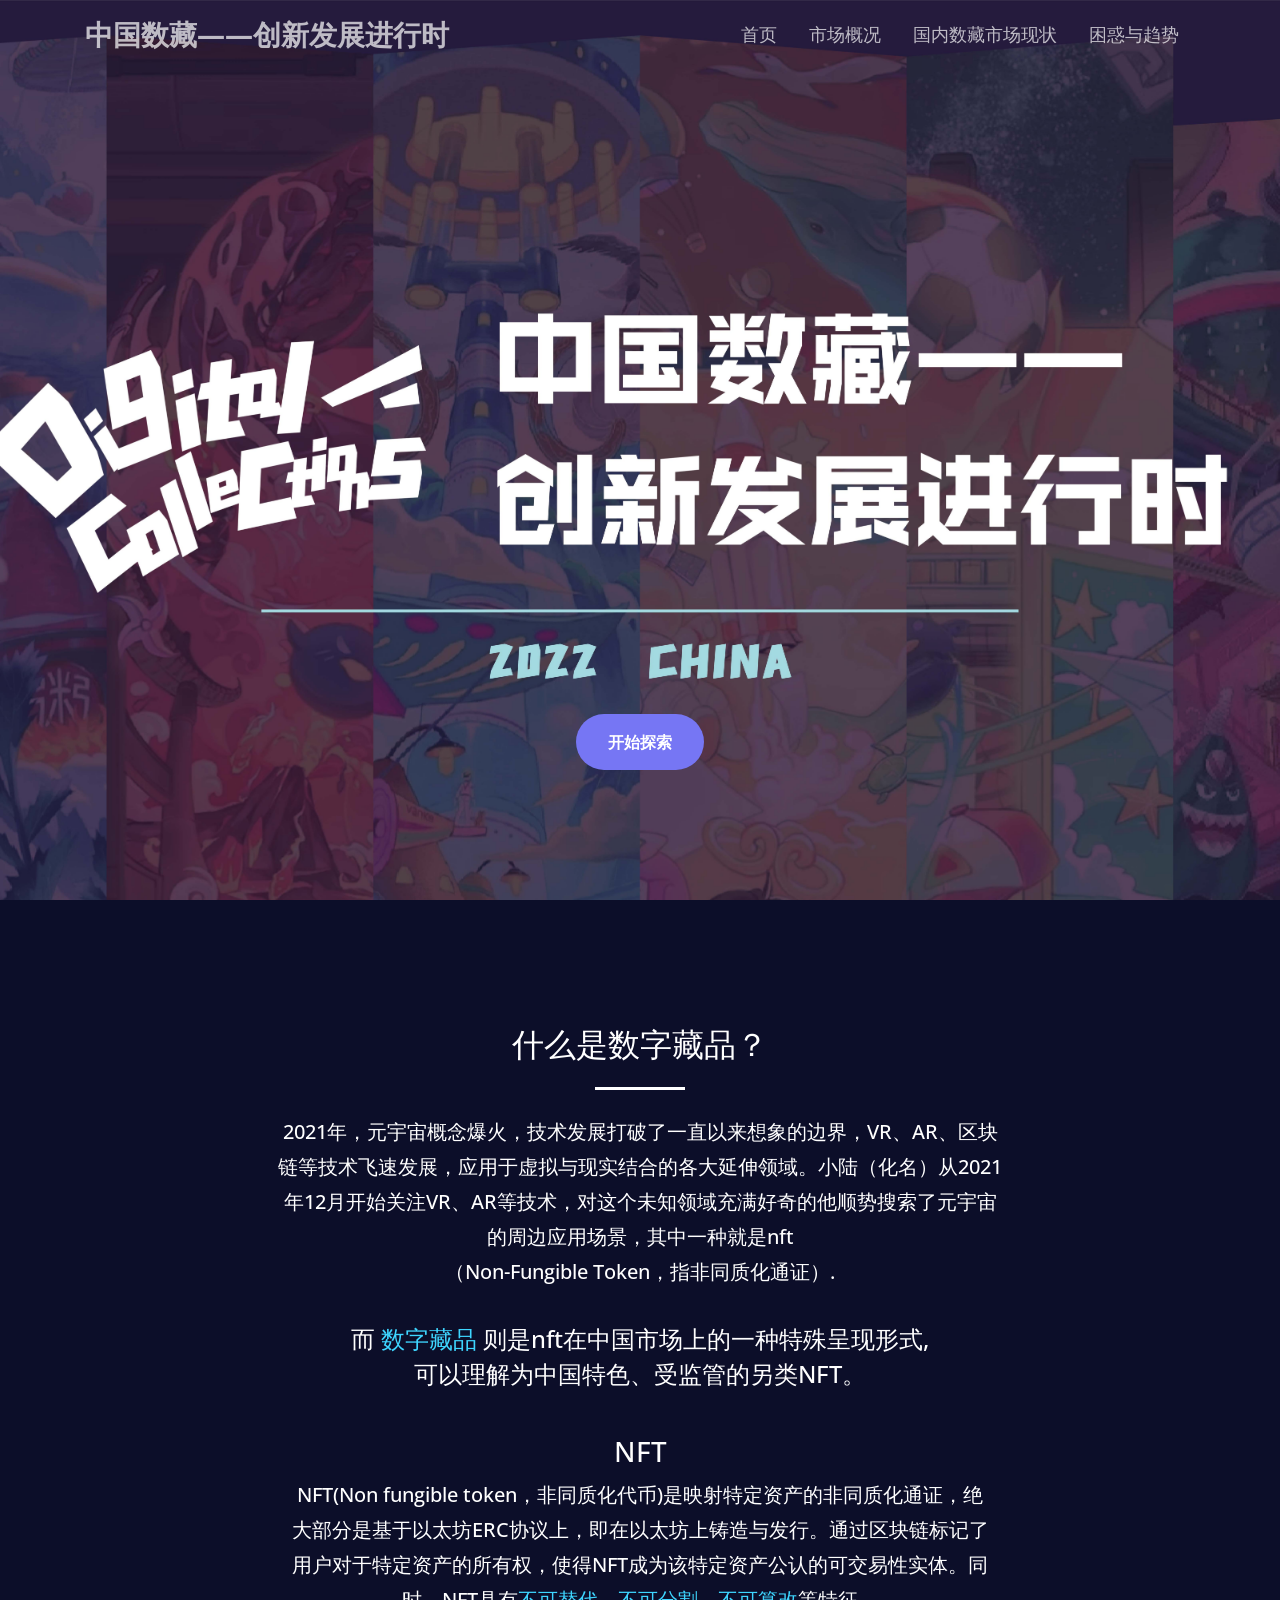
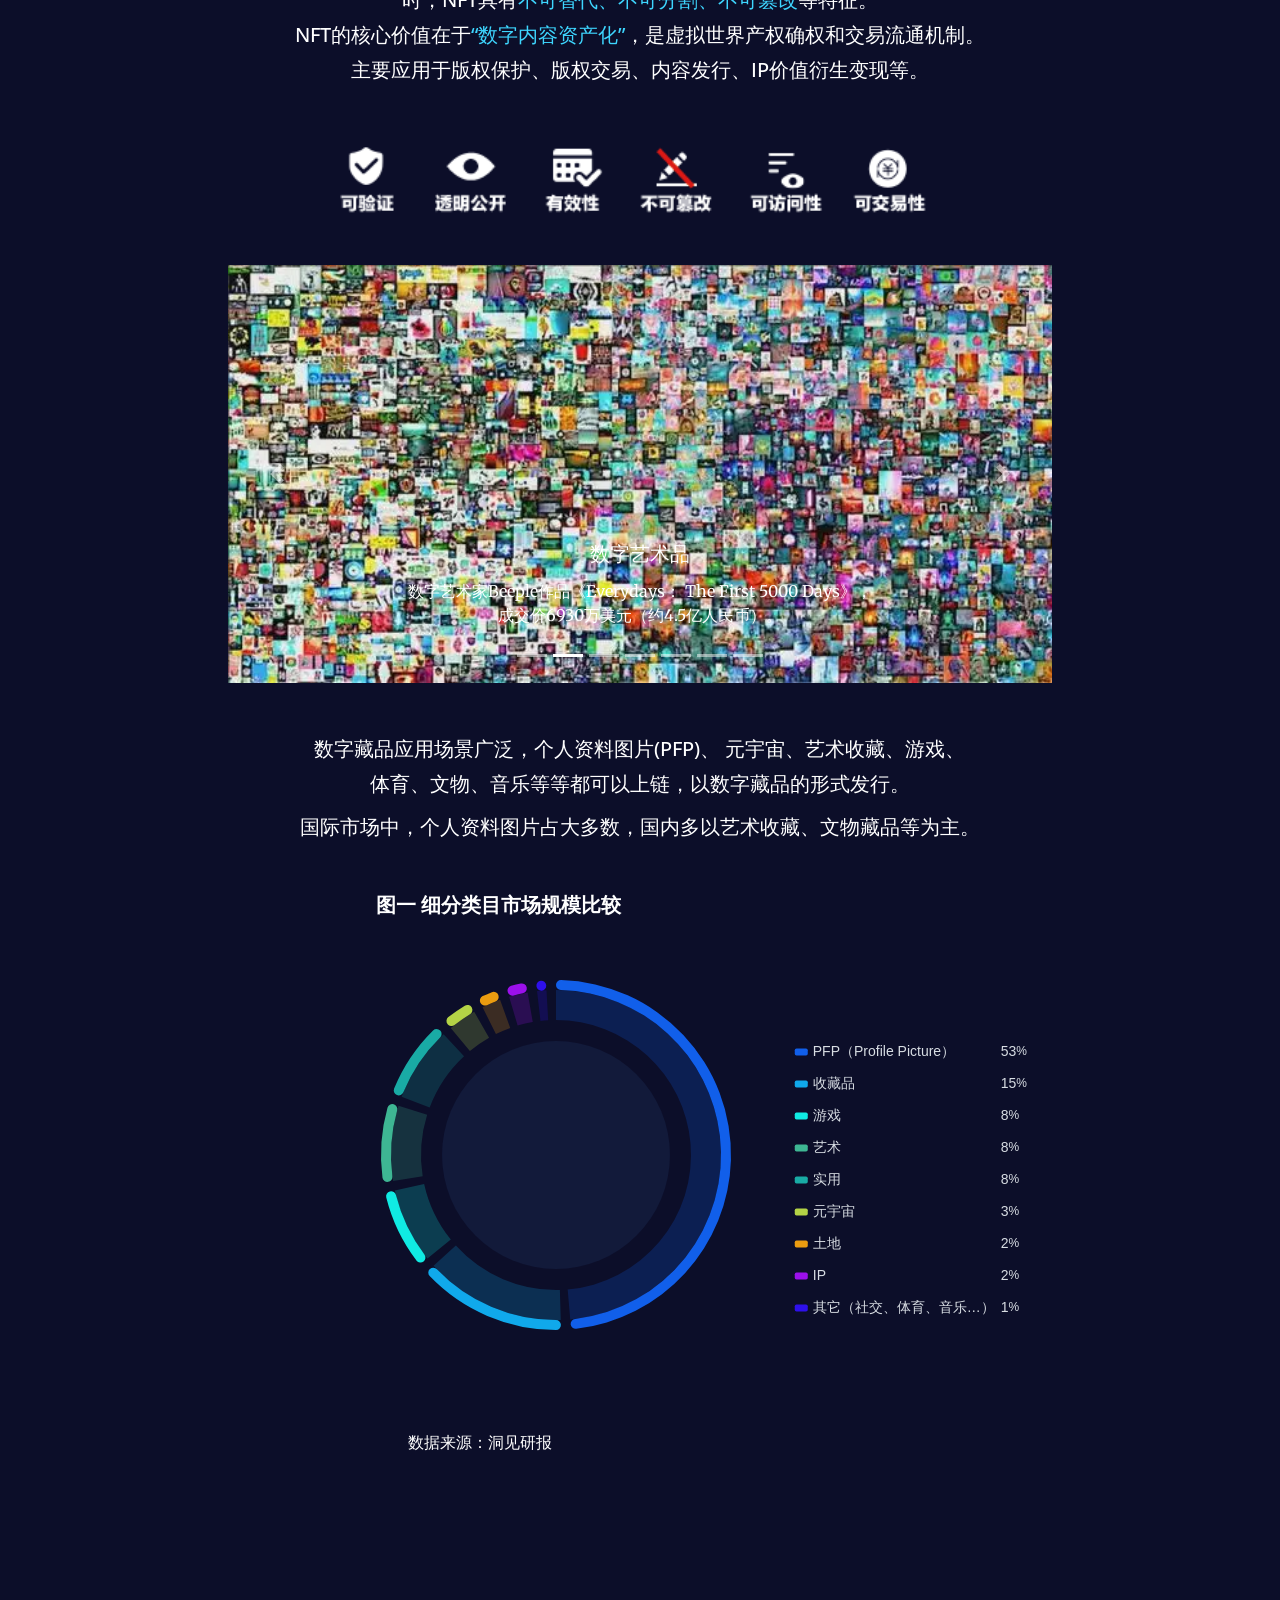
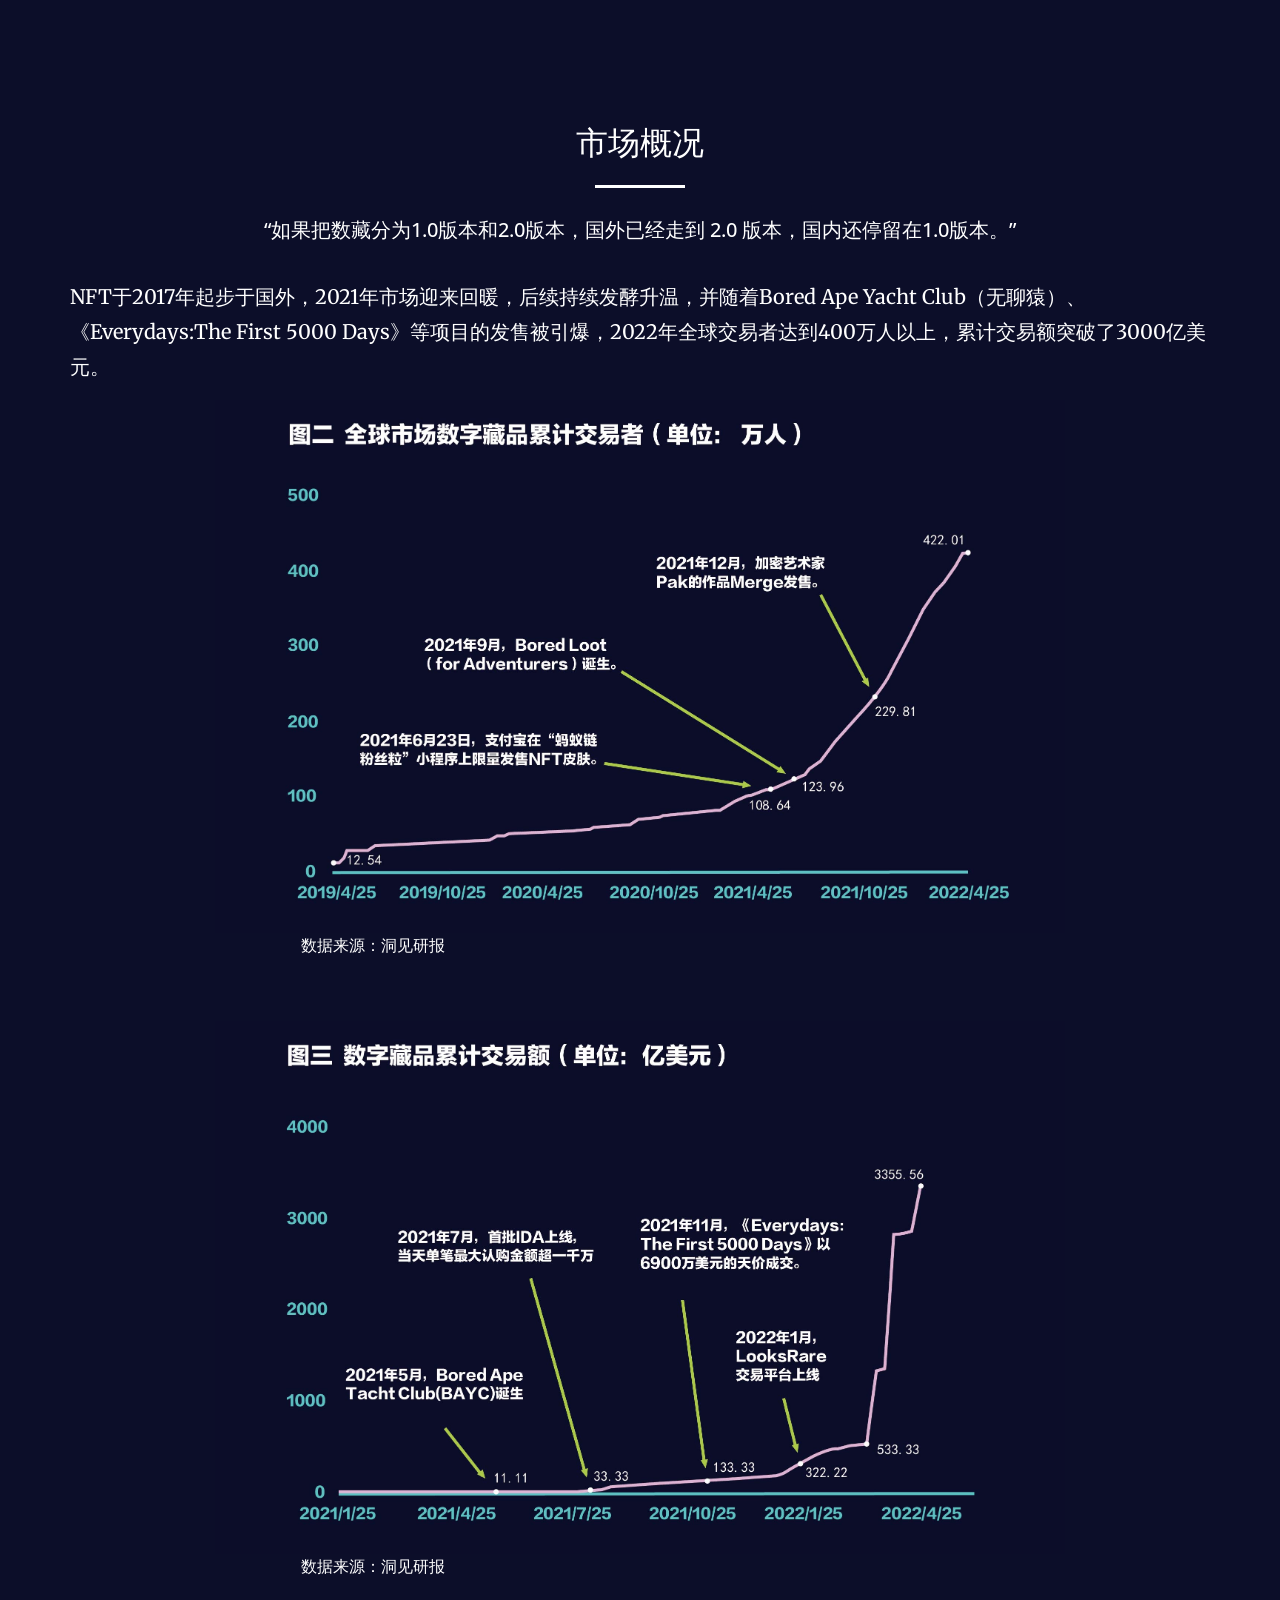
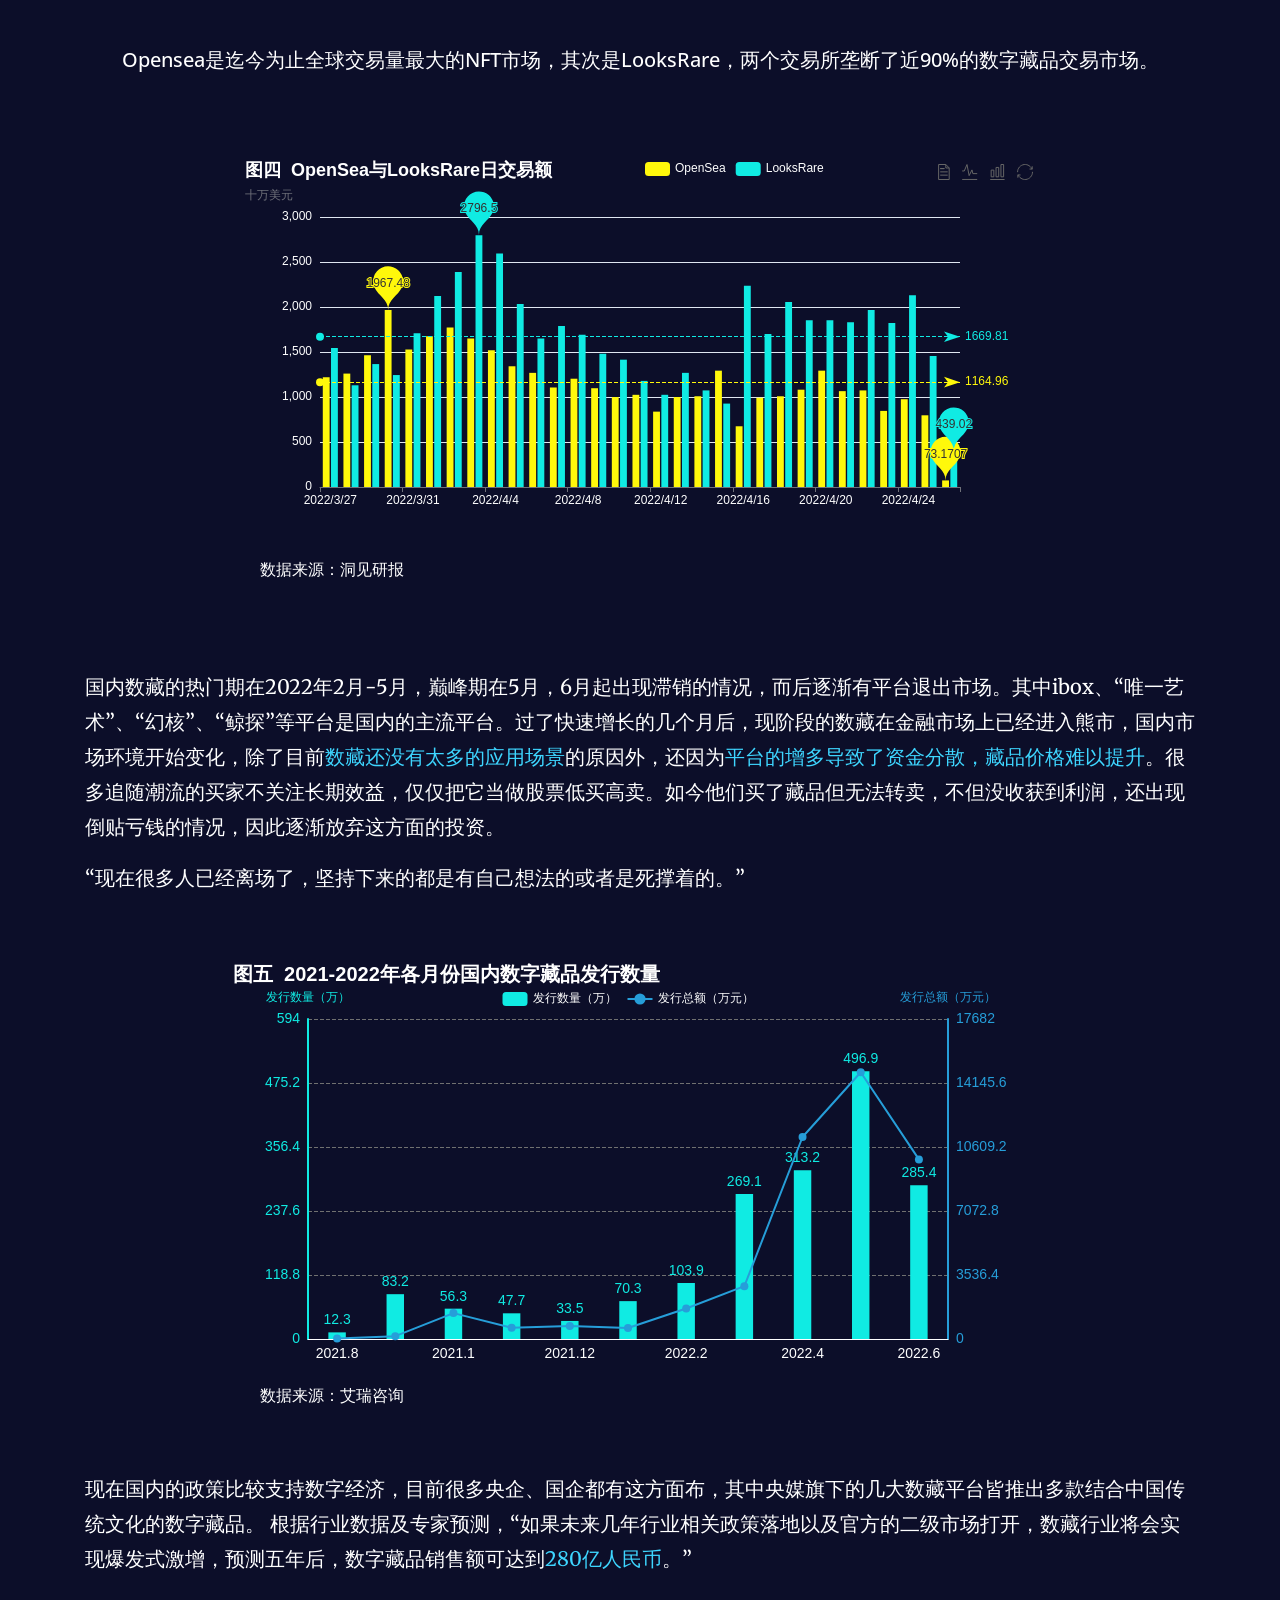
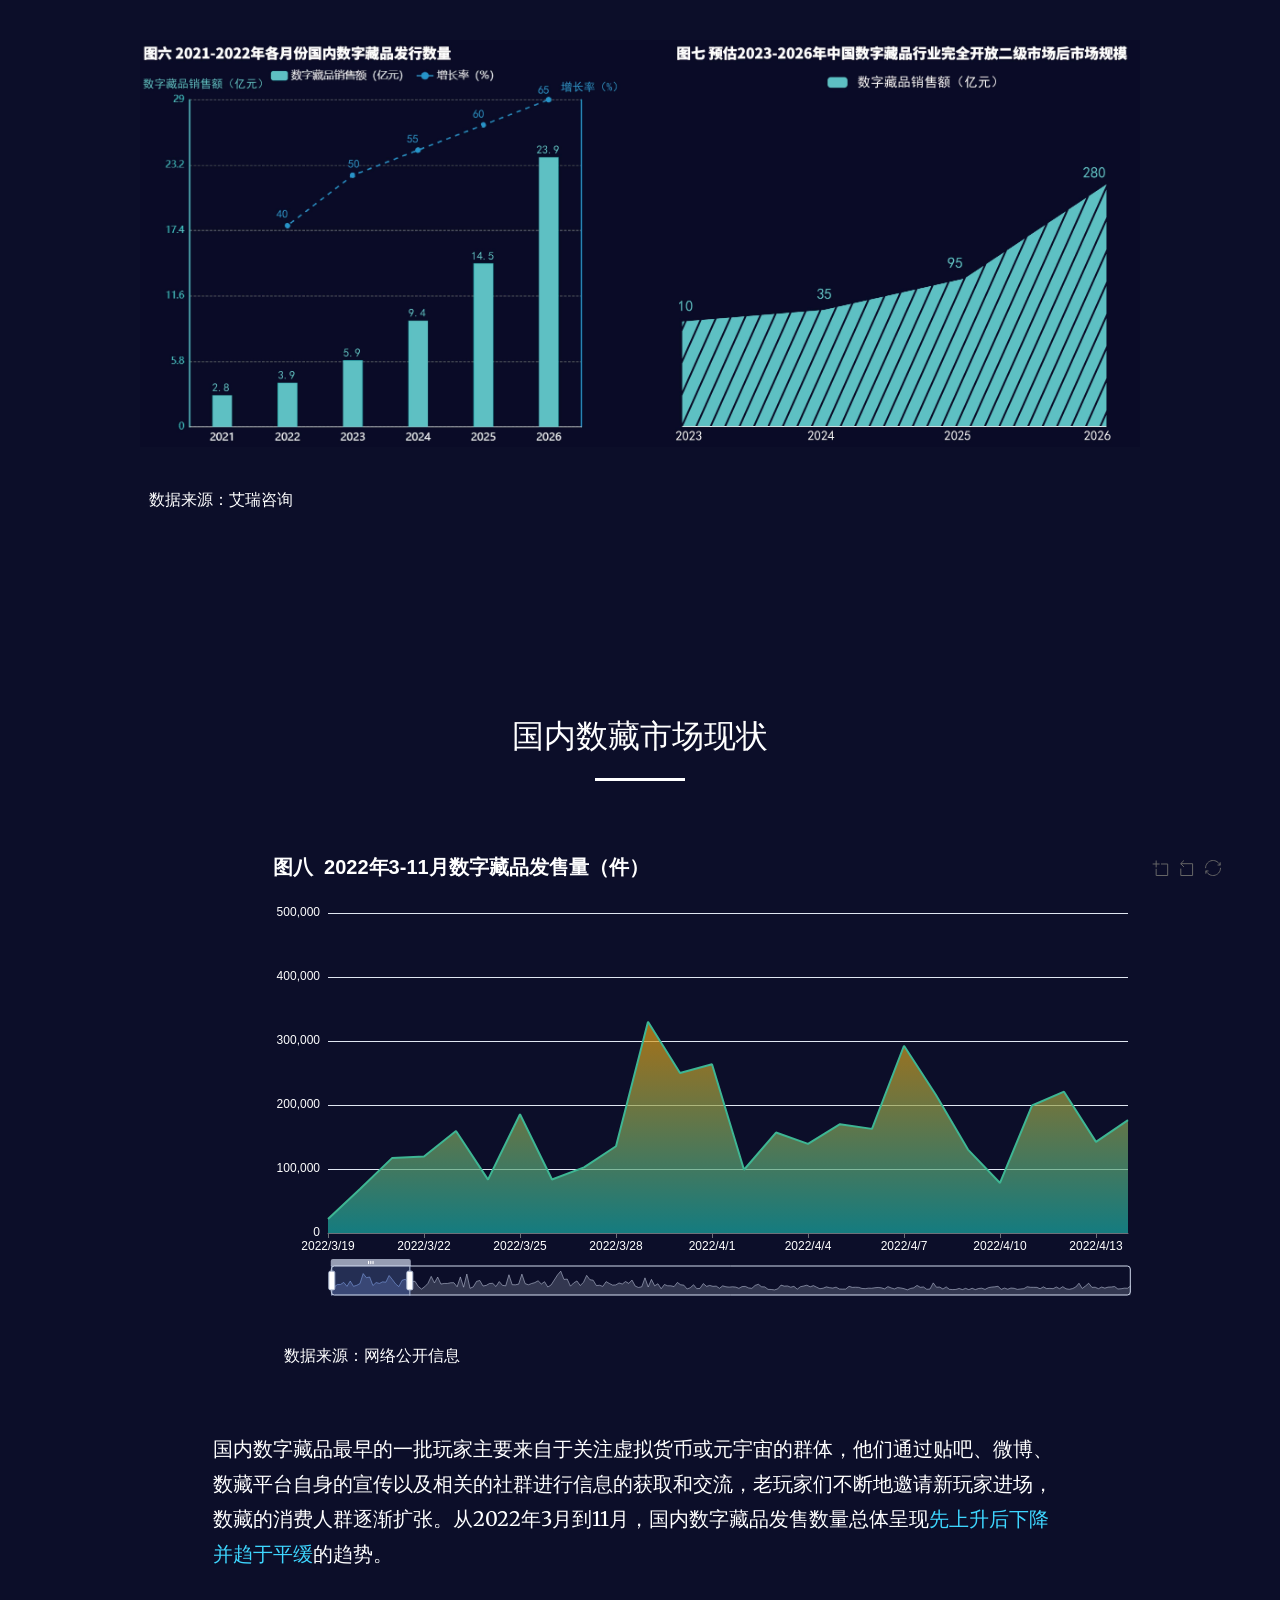
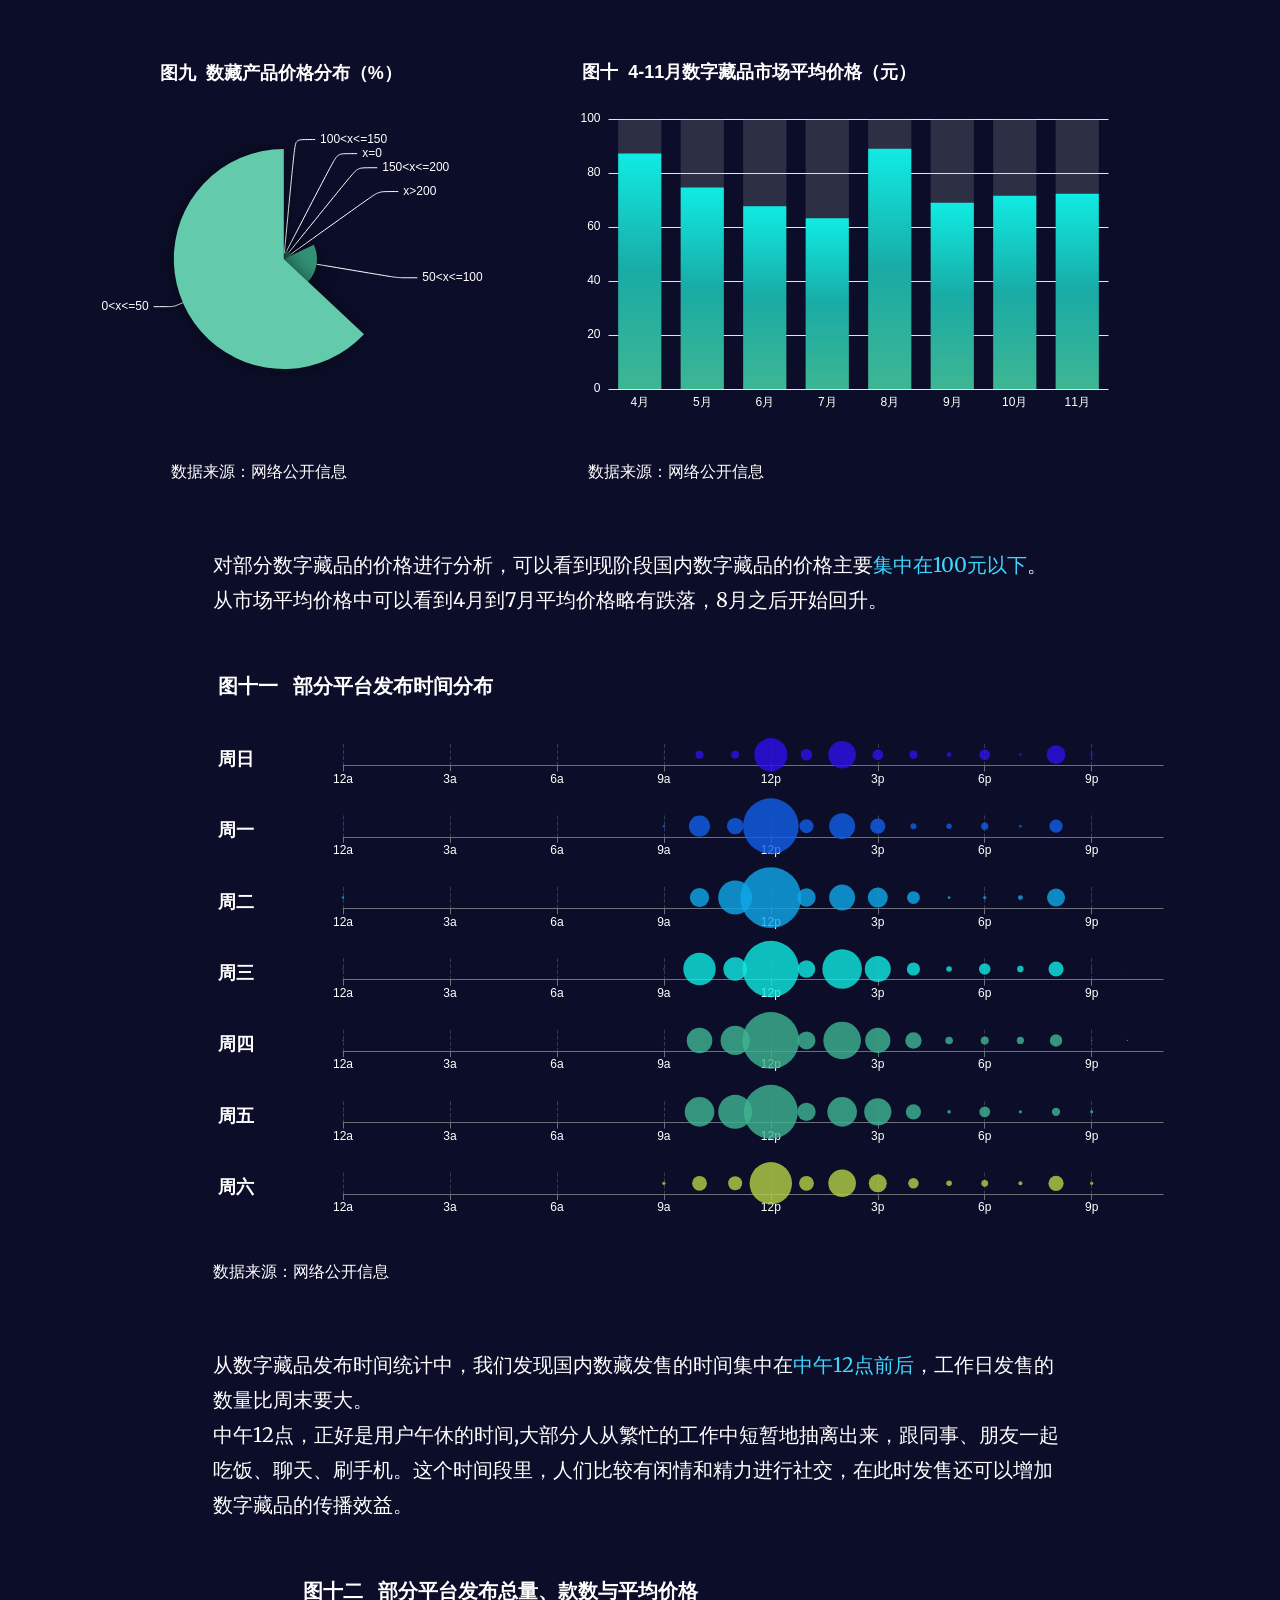
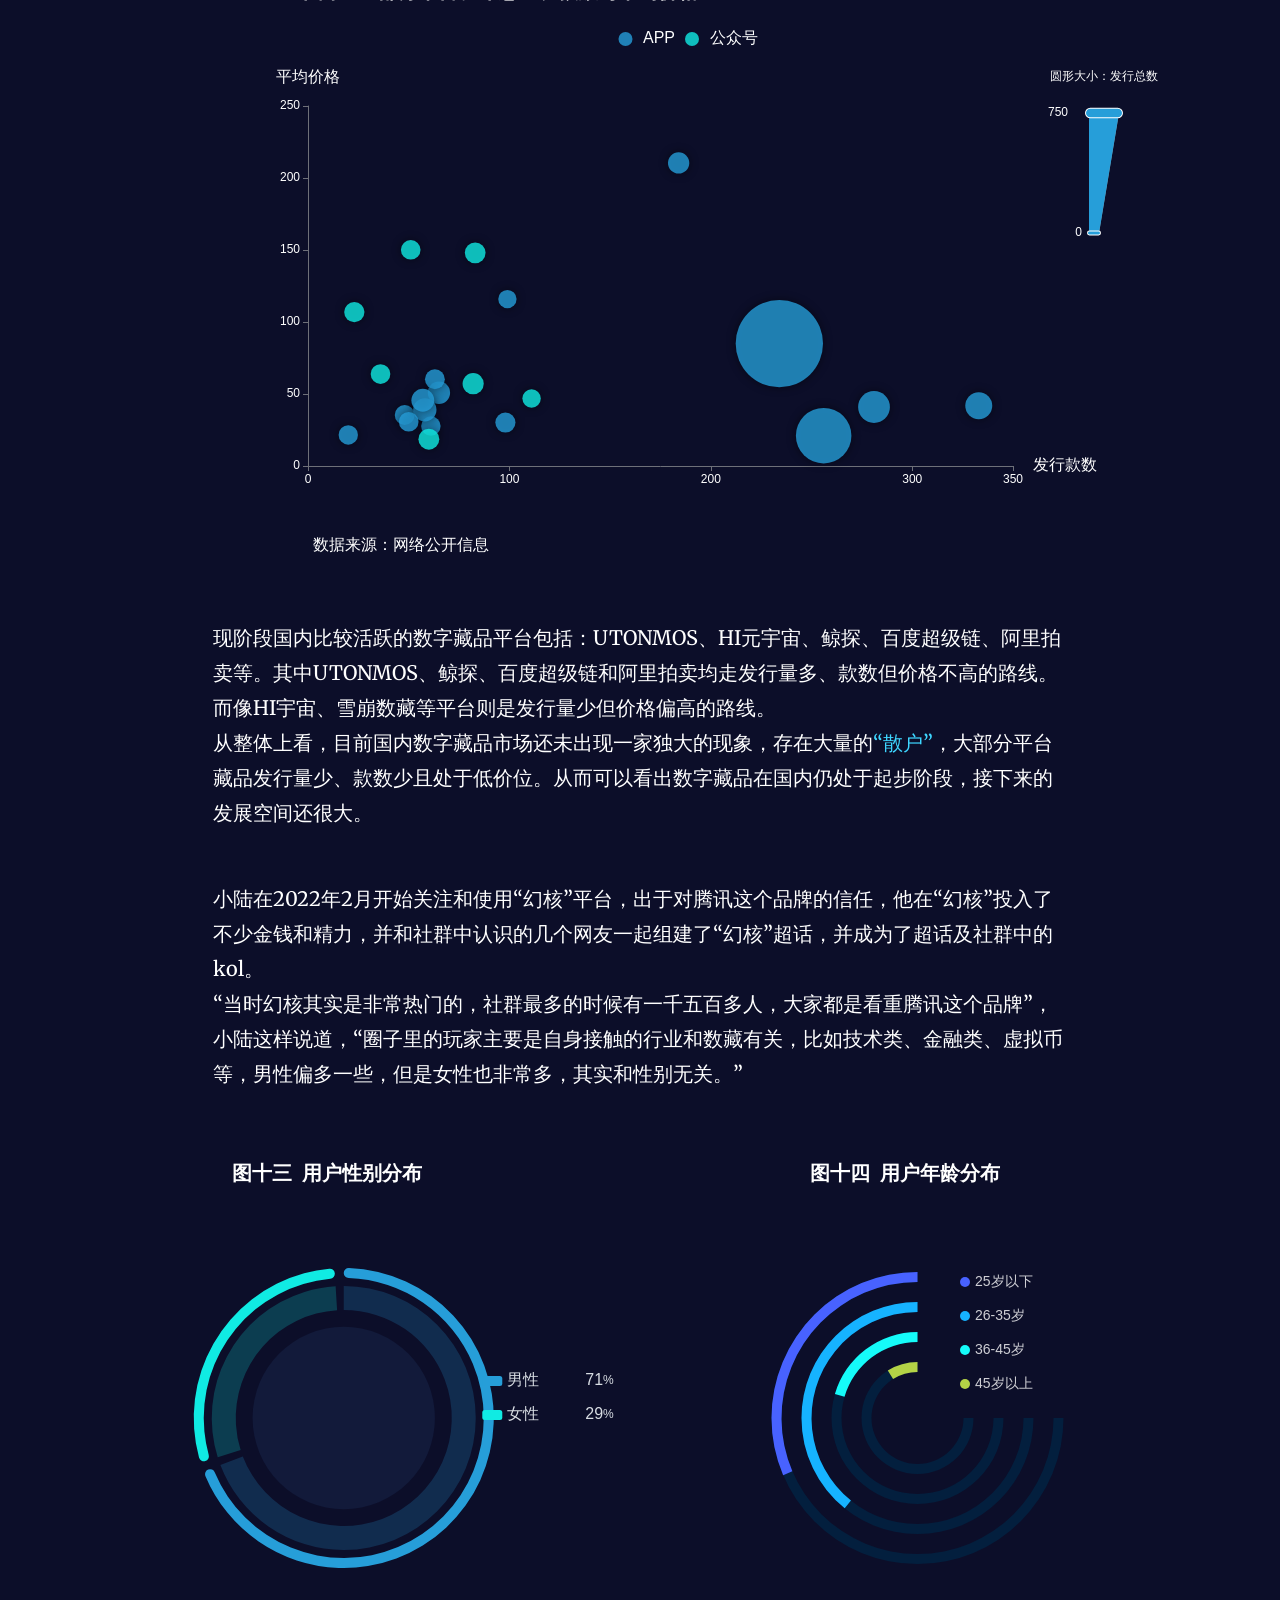
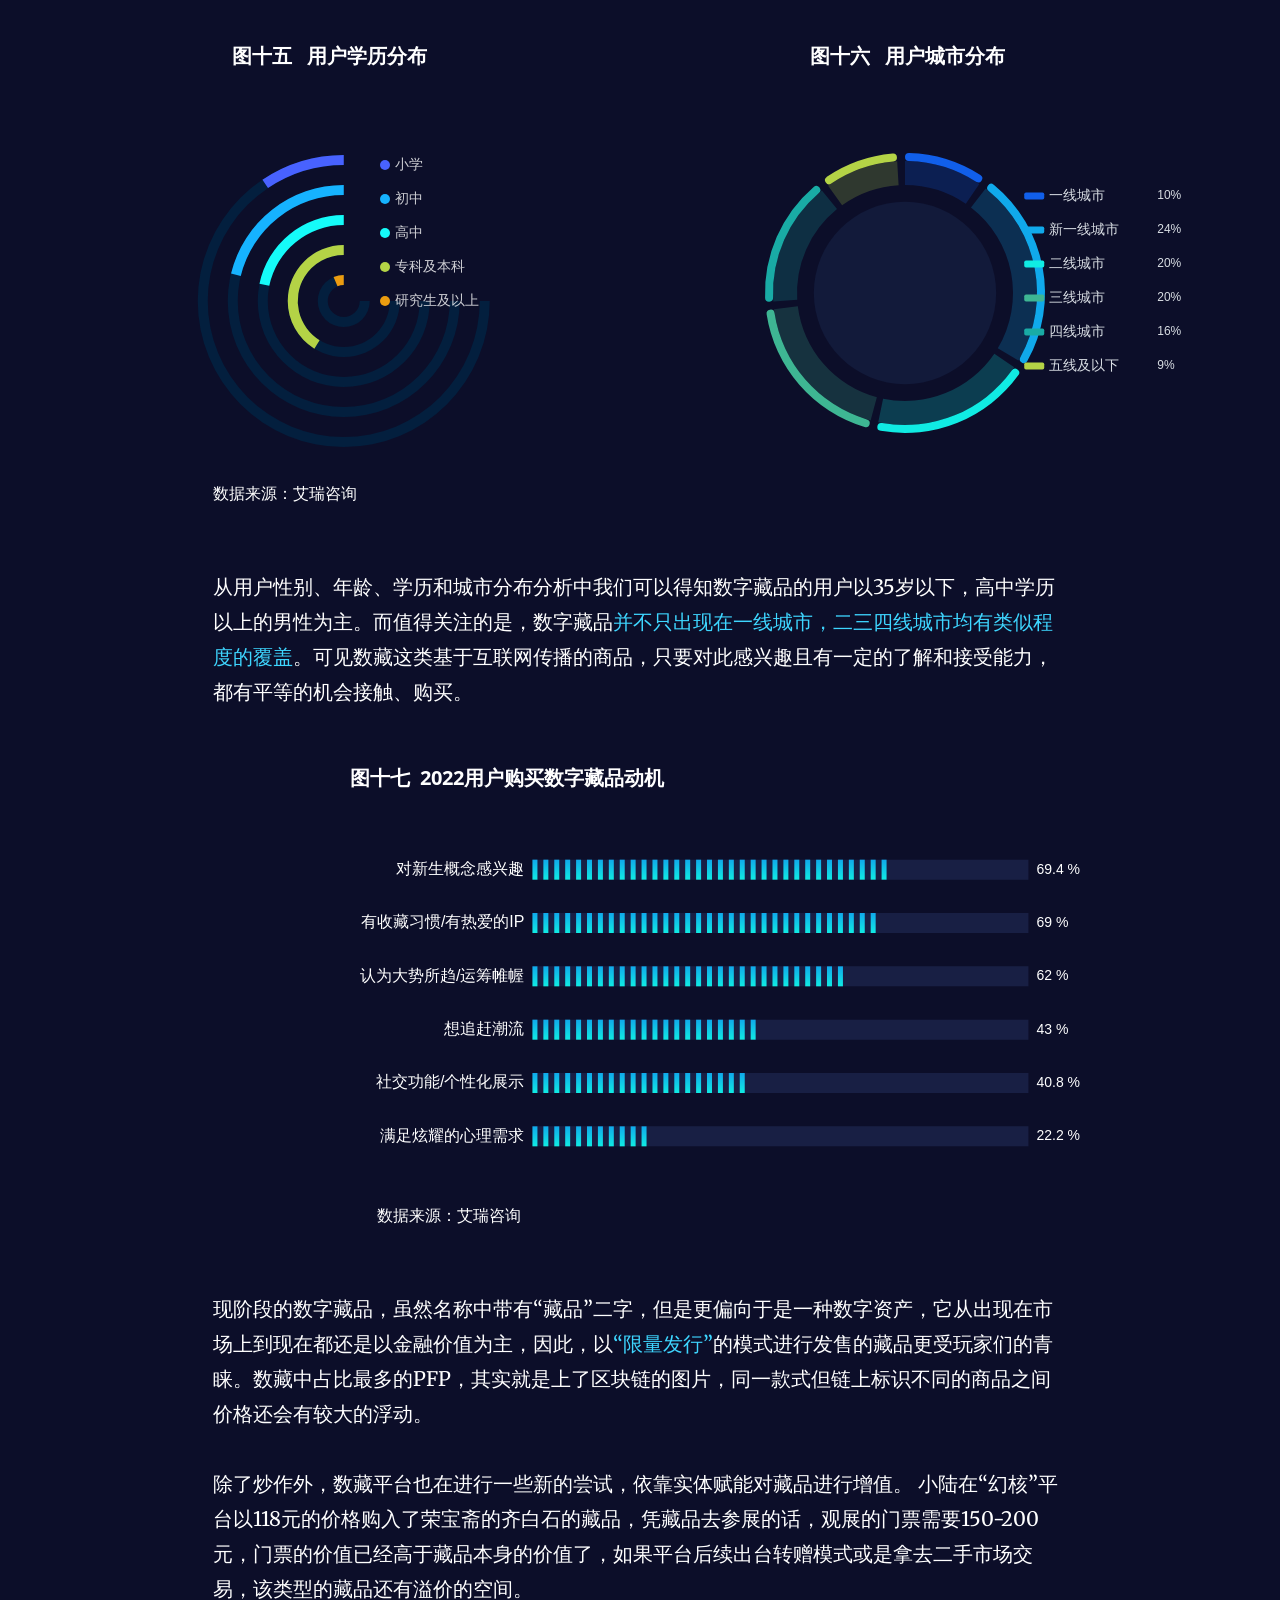
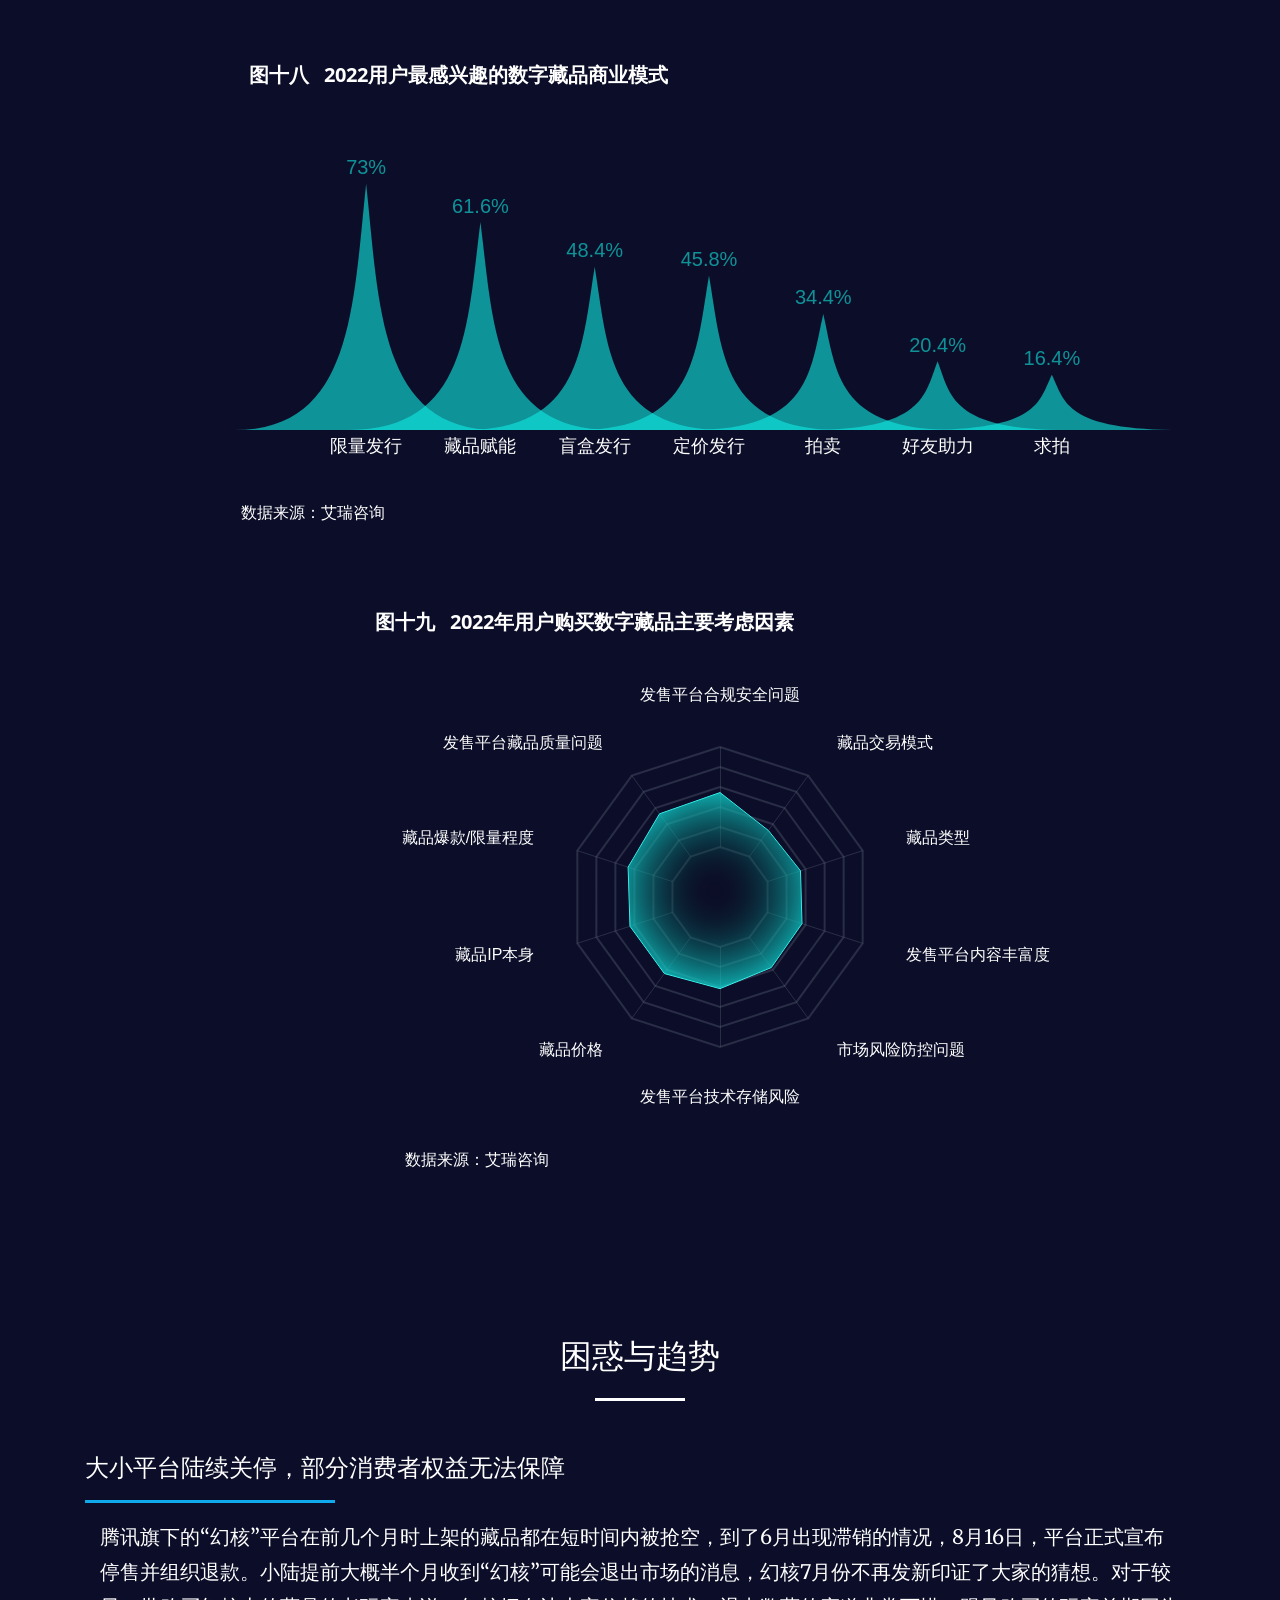
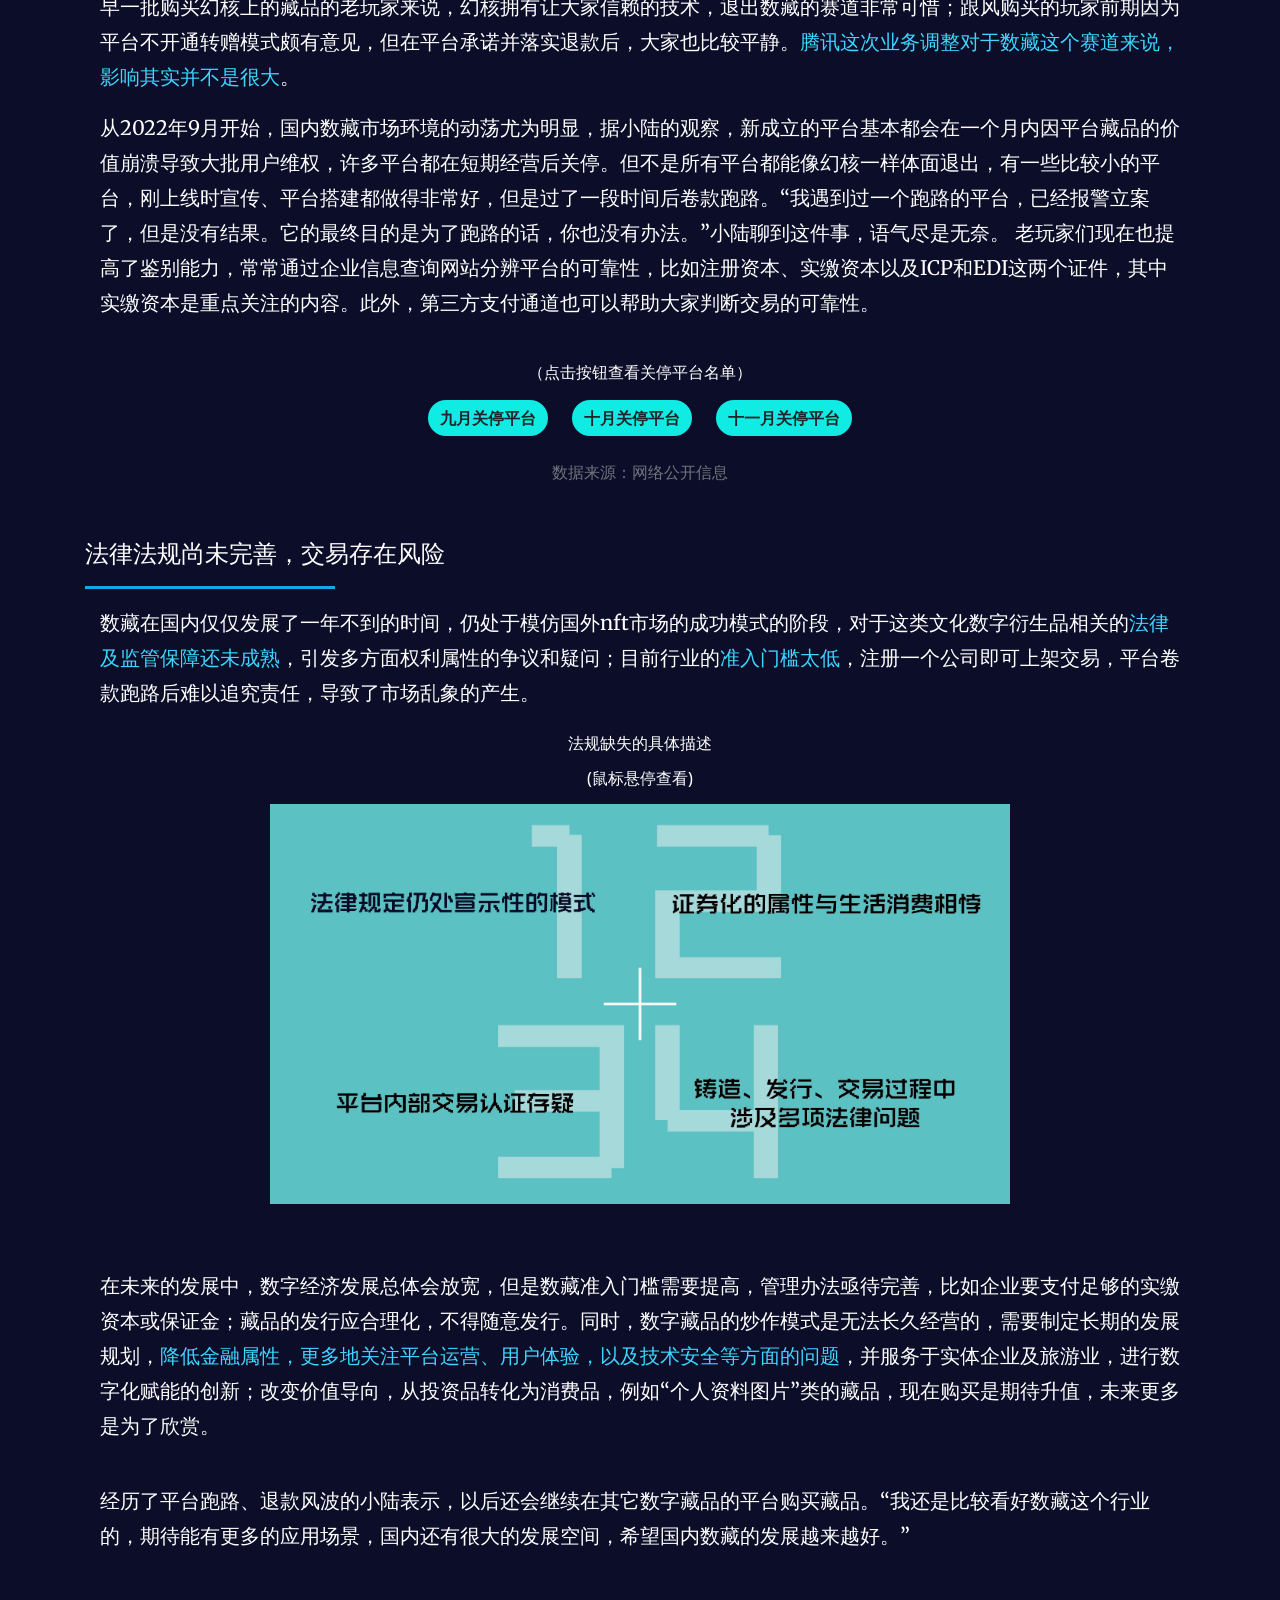
<file: index.html>
<!DOCTYPE html>
<html lang="cn" xmlns="http://www.w3.org/1999/html" xmlns="http://www.w3.org/1999/html"
      xmlns="http://www.w3.org/1999/html" xmlns="http://www.w3.org/1999/html" xmlns="http://www.w3.org/1999/html"
      xmlns="http://www.w3.org/1999/html">

<head>

    <meta charset="utf-8">
    <meta name="viewport" content="width=device-width, initial-scale=1, shrink-to-fit=no">
    <meta name="description" content="">
    <meta name="author" content="">

    <title>中国数藏——创新发展进行时</title>

    <!-- Bootstrap core CSS -->
    <link href="css/bootstrap.css" rel="stylesheet">

    <!-- Custom fonts for this template -->
    <link href="css/all.min.css" rel="stylesheet" type="text/css">
    <link href='https://fonts.googleapis.com/css?family=Open+Sans:300italic,400italic,600italic,700italic,800italic,400,300,600,700,800' rel='stylesheet' type='text/css'>
    <link href='https://fonts.googleapis.com/css?family=Merriweather:400,300,300italic,400italic,700,700italic,900,900italic' rel='stylesheet' type='text/css'>

    <!-- Plugin CSS -->
    <link href="css/magnific-popup.css" rel="stylesheet">

    <!-- Custom styles for this template -->
    <link href="css/creative.min.css" rel="stylesheet">


</head>



<body id="page-top">

    <!-- Navigation -->

    <nav class="navbar navbar-expand-lg navbar-light fixed-top" id="mainNav">
        <div class="container">
            <a class="navbar-brand js-scroll-trigger" href="#page-top">中国数藏——创新发展进行时</a>
            <button class="navbar-toggler navbar-toggler-right" type="button" data-toggle="collapse" data-target="#navbarResponsive" aria-controls="navbarResponsive" aria-expanded="false" aria-label="Toggle navigation">
          <span class="navbar-toggler-icon"></span>
        </button>
            <div class="collapse navbar-collapse" id="navbarResponsive">
                <ul class="navbar-nav ml-auto">
                    <li class="nav-item">
                        <a class="nav-link js-scroll-trigger" href="#about">首页</a>
                    </li>
                    <li class="nav-item">
                        <a class="nav-link js-scroll-trigger" href="#services" >市场概况</a>
                    </li>
                    <li class="nav-item">
                        <a class="nav-link js-scroll-trigger" href="#portfolio">国内数藏市场现状</a>
                    </li>
                    <li class="nav-item">
                        <a class="nav-link js-scroll-trigger" href="#contact">困惑与趋势</a>
                    </li>
                </ul>
            </div>
        </div>
    </nav>

    <header class="masthead text-center text-white d-flex">
        <div class="container my-auto">
            <div class="row">
                <div class="col-lg-10 mx-auto">


                </div>
                <div class="col-lg-8 mx-auto">

                    <a class="btn btn-primary btn-xl js-scroll-trigger" href="#about">开始探索</a>

                </div>
            </div>
        </div>
    </header>

    <section class="bg-primary" id="about">
        <div class="container">
            <div class="row">
                <div class="col-lg-8 mx-auto text-center">
                    <h2 class="section-heading text-white" style="font-family: '锐字太空奇遇像素简-闪 中粗'" >什么是数字藏品？</h2>
                    <hr class="light my-4">
                    <h5 class="text-white">2021年，元宇宙概念爆火，技术发展打破了一直以来想象的边界，VR、AR、区块链等技术飞速发展，应用于虚拟与现实结合的各大延伸领域。小陆（化名）从2021年12月开始关注VR、AR等技术，对这个未知领域充满好奇的他顺势搜索了元宇宙的周边应用场景，其中一种就是nft</br>（Non-Fungible Token，指非同质化通证）.</br></h5>
                    </br>
                    <h4 class="section-heading text-white">而<span style="color: #3ED6FF"> 数字藏品</span> 则是nft在中国市场上的一种特殊呈现形式,</br>可以理解为中国特色、受监管的另类NFT。<br></br></h4>
                    <div class="col-lg-12 mx-auto text-center">
                    <h3 class="section-heading text-white">NFT</h3>

                        <h5 class="text-white">NFT(Non fungible token，非同质化代币)是映射特定资产的非同质化通证，绝大部分是基于以太坊ERC协议上，即在以太坊上铸造与发行。通过区块链标记了用户对于特定资产的所有权，使得NFT成为该特定资产公认的可交易性实体。同时，NFT具有<span style="color:#3ED6FF">不可替代、不可分割、不可篡改</span>等特征。</br>NFT的核心价值在于<span style="color:#3ED6FF">“数字内容资产化”</span>，是虚拟世界产权确权和交易流通机制。</br >主要应用于版权保护、版权交易、内容发行、IP价值衍生变现等。</br></br ></h5>
                    </div>
                    <div class="col-lg-12 mx-auto text-white">
                        <img src="img/特性-04.png" style="width: 700px"> </br> </br>
                    </div>
                </div>
            </div>
        </div>
        <div id="carouselExampleCaptions" class="carousel slide" data-ride="carousel">
            <div class="col-lg-8 mx-auto text-center">
            <ol class="carousel-indicators">
                <li data-target="#carouselExampleCaptions" data-slide-to="0" class="active"></li>
                <li data-target="#carouselExampleCaptions" data-slide-to="1"></li>
                <li data-target="#carouselExampleCaptions" data-slide-to="2"></li>
                <li data-target="#carouselExampleCaptions" data-slide-to="3"></li>
                <li data-target="#carouselExampleCaptions" data-slide-to="4"></li>
                <li data-target="#carouselExampleCaptions" data-slide-to="5"></li>
                <li data-target="#carouselExampleCaptions" data-slide-to="6"></li>
            </ol>
            <div class="carousel-inner">
                <div class="carousel-item active">

                    <img src="img/数字藏品轮播/NBA%20Top%20Shot球星视频集锦NFT-02.jpg" class="d-block w-100" alt="NBA">
                    <div class="carousel-caption d-none d-md-block">
                        <h5>NBA Top Shot球星视频集锦NFT</h5>
                        <p>2021 年 2 月，Dapper Labs 的 NBA Top Shot 将球星视频集锦以 NFT 的形式出售，最终成为买家手中的数字资产，创造了 2.26 亿美元的交易额，超过了整个 NFT 市场过去一年的交易额。</p>
                    </div>

                </div>
                <div class="carousel-item ">

                        <img src="img/数字藏品轮播/Everydays：%20The%20First%205000%20Days.jpg" class="d-block w-100" alt="Everydays">
                         <div class="carousel-caption d-none d-md-block">
                        <h5>数字艺术品</h5>
                        <p>数字艺术家Beeple作品《Everydays： The First 5000 Days》，</br>成交价6930万美元（约4.5亿人民币）。</p>
                         </div>

                </div>
                <div class="carousel-item">

                    <img src="img/数字藏品轮播/Moonbirds-02.jpg" class="d-block w-100" alt="Moonbirds">
                    <div class="carousel-caption d-none d-md-block">
                        <h5>PFP</h5>
                        <p>Moonbirds 是由美国著名互联网企业家 Kevin Rose 创建的 10000 个 NFT 集合，作为他的 Proof Collective 的一部分--一个由 NFT 收藏家和艺术家组成的私人会员制集体。</p>
                    </div>

                </div>

                <div class="carousel-item">

                        <img src="img/数字藏品轮播/文物数字藏品-02.jpg " class="d-block w-100" alt="文物">
                        <div class="carousel-caption d-none d-md-block">
                            <h5>文物数字藏品</h5>
                            <p>国内数藏品让馆藏文物焕发了新的生命力，自2021年以来有大量博物馆将馆藏文物制作成数藏品进行发售，其具有极高的收藏审美价值，引来了市场的好评。</p>
                        </div>

                </div>
                <div class="carousel-item">

                        <img src="img/数字藏品轮播/阴阳师游戏数字藏品-02.jpg " class="d-block w-100" alt="阴阳师">
                        <div class="carousel-caption d-none d-md-block">
                            <h5>阴阳师数字藏品馆</h5>
                            <p>每一份大熊猫卡片数字收藏品，都对应着公益活动日历上独一无二的一天。阴阳师们的认购将直接助力到大熊猫公益活动的开展，所认购的藏品与支持公益的善举，也将永久收藏和记录在「阴阳师数字藏品馆」中。</p>
                        </div>

                </div>
                <div class="carousel-item">

                        <img src="img/数字藏品轮播/黑胶数字藏品-02.jpg " class="d-block w-100" alt="黑胶">
                        <div class="carousel-caption d-none d-md-block">
                            <h5>音乐数字藏品</h5>
                            <p>以数字藏品的形式生成音乐作品进行发售，也成为一种新的方式，</br>该方式也能更好的避免侵权问题等。</p>
                        </div>

                </div>
                <div class="carousel-item">

                        <img src="img/数字藏品轮播/数字地图藏品-02.jpg" class="d-block w-100" alt="地图">
                        <div class="carousel-caption d-none d-md-block">
                            <h5>数字地球藏品</h5>
                            <p>启元乾坤元宇宙，国内第一个基于数字地球的元宇宙项目。</p>
                        </div>
                </div>
            </div>

            <button class="carousel-control-prev" type="button" data-target="#carouselExampleCaptions" data-slide="prev">
                <span class="carousel-control-prev-icon" aria-hidden="true"></span>
                <span class="sr-only">Previous</span>
            </button>
            <button class="carousel-control-next" type="button" data-target="#carouselExampleCaptions" data-slide="next">
                <span class="carousel-control-next-icon" aria-hidden="true"></span>
                <span class="sr-only">Next</span>
            </button>
            </div>
            </br></br>
        </div>
        <div class="col-lg-8 mx-auto text-center">

            <h5 class="section-heading text-white">数字藏品应用场景广泛，个人资料图片(PFP)、 元宇宙、艺术收藏、游戏、</br>体育、文物、音乐等等都可以上链，以数字藏品的形式发行。</h5>
            <h5 class="section-heading text-white">国际市场中，个人资料图片占大多数，国内多以艺术收藏、文物藏品等为主。</br></br></h5>
            <div class="col-lg-9 mx-auto text-center">
                <h5 class=" text-white  " style="font-weight: bold;text-align: left">&nbsp;&nbsp;&nbsp;&nbsp;&nbsp;
                    图一  细分类目市场规模比较</br></h5>
            <div id="chart" style="width: 700px;height: 500px;margin:0 auto"></div>
            </div>
            <p class="text-white " style="text-align:left">&nbsp;&nbsp;&nbsp;&nbsp;&nbsp;&nbsp;&nbsp;&nbsp;&nbsp;&nbsp;&nbsp;&nbsp;&nbsp;&nbsp;&nbsp;&nbsp;&nbsp;&nbsp;&nbsp;&nbsp;&nbsp;&nbsp;&nbsp;&nbsp;&nbsp;&nbsp;&nbsp;&nbsp;&nbsp;&nbsp;&nbsp;&nbsp;&nbsp;&nbsp;&nbsp;&nbsp;&nbsp;&nbsp;&nbsp;&nbsp;&nbsp;&nbsp;&nbsp;&nbsp;
                数据来源：洞见研报</p>
        </div>

    </section>

    <section  class="bg-primary" id="services">
        <div class="container">
            <div class="row">
                <div class="col-lg-12 text-center">
                    <h2 class="section-heading text-white ">市场概况</h2>
                    <hr class="light my-4">
                    <h5 class="text-white">“如果把数藏分为1.0版本和2.0版本，国外已经走到 2.0 版本，国内还停留在1.0版本。”</h5>
                    </br>

                </div>
                <p class="text text-white">NFT于2017年起步于国外，2021年市场迎来回暖，后续持续发酵升温，并随着Bored Ape Yacht Club（无聊猿）、《Everydays:The First 5000 Days》等项目的发售被引爆，2022年全球交易者达到400万人以上，累计交易额突破了3000亿美元。
                </p>
                <div class="col-lg-12 mx-auto text-center">
                    <img src="img/全球1-02.jpg" style="width: 850px;margin: 0 auto">
                    <p class="text-white " style="text-align:left">&nbsp;&nbsp;&nbsp;&nbsp;&nbsp;&nbsp;&nbsp;&nbsp;&nbsp;&nbsp;&nbsp;&nbsp;&nbsp;&nbsp;&nbsp;&nbsp;&nbsp;&nbsp;&nbsp;&nbsp;&nbsp;&nbsp;&nbsp;&nbsp;&nbsp;&nbsp;&nbsp;&nbsp;&nbsp;&nbsp;&nbsp;&nbsp;&nbsp;&nbsp;&nbsp;&nbsp;&nbsp;&nbsp;&nbsp;&nbsp;&nbsp;&nbsp;&nbsp;&nbsp;&nbsp;&nbsp;&nbsp;&nbsp;&nbsp;&nbsp;&nbsp;&nbsp;&nbsp;
                        数据来源：洞见研报</p>
                    </br></br >
                    <img src="img/全球2-02.jpg" style="width: 850px;margin: 0 auto">
                    <p class="text-white " style="text-align:left">&nbsp;&nbsp;&nbsp;&nbsp;&nbsp;&nbsp;&nbsp;&nbsp;&nbsp;&nbsp;&nbsp;&nbsp;&nbsp;&nbsp;&nbsp;&nbsp;&nbsp;&nbsp;&nbsp;&nbsp;&nbsp;&nbsp;&nbsp;&nbsp;&nbsp;&nbsp;&nbsp;&nbsp;&nbsp;&nbsp;&nbsp;&nbsp;&nbsp;&nbsp;&nbsp;&nbsp;&nbsp;&nbsp;&nbsp;&nbsp;&nbsp;&nbsp;&nbsp;&nbsp;&nbsp;&nbsp;&nbsp;&nbsp;&nbsp;&nbsp;&nbsp;&nbsp;&nbsp;
                        数据来源：洞见研报</p>
                    </br></br >
                </div>
                <div class="col-lg-12 text-center">
                    <h5 class="text-white">Opensea是迄今为止全球交易量最大的NFT市场，其次是LooksRare，两个交易所垄断了近90%的数字藏品交易市场。</h5>
                </br></br></br>
                </div>
                <div class="col-lg-9 mx-auto text-center">
                    <div id="chartone" style="width: 800px;height: 400px;margin:0 auto"></div>
                    <p class="text-white " style="text-align:left">&nbsp;&nbsp;&nbsp;&nbsp;&nbsp; &nbsp;
                        数据来源：洞见研报</p>
                    </br></br >
                </div>

                <div class="col-lg-12 text-white ">
                    </br>
                    <p class="text" >
                        国内数藏的热门期在2022年2月-5月，巅峰期在5月，6月起出现滞销的情况，而后逐渐有平台退出市场。其中ibox、“唯一艺术”、“幻核”、“鲸探”等平台是国内的主流平台。过了快速增长的几个月后，现阶段的数藏在金融市场上已经进入熊市，国内市场环境开始变化，除了目前<span style="color:#3ED6FF">数藏还没有太多的应用场景</span>的原因外，还因为<span style="color:#3ED6FF">平台的增多导致了资金分散，藏品价格难以提升</span>。很多追随潮流的买家不关注长期效益，仅仅把它当做股票低买高卖。如今他们买了藏品但无法转卖，不但没收获到利润，还出现倒贴亏钱的情况，因此逐渐放弃这方面的投资。
                    </p>
                    <p class="text">“现在很多人已经离场了，坚持下来的都是有自己想法的或者是死撑着的。”
                    </p></br></br>
                </div>
                <div class="col-lg-9 mx-auto text-center">
                    <div id="circulation" style="width: 800px;height: 400px"></div>

                    </br>
                    <p class="text-white " style="text-align:left">&nbsp;&nbsp;&nbsp;&nbsp;&nbsp; &nbsp;
                        数据来源：艾瑞咨询</p>
                    </br></br >
                </div>

                <div class="col-lg-12  text-white">
                    <p class="text">
                现在国内的政策比较支持数字经济，目前很多央企、国企都有这方面布，其中央媒旗下的几大数藏平台皆推出多款结合中国传统文化的数字藏品。
                        根据行业数据及专家预测，“如果未来几年行业相关政策落地以及官方的二级市场打开，数藏行业将会实现爆发式激增，预测五年后，数字藏品销售额可达到<span style="color: #3ED6FF">280亿人民币</span>。”
                        </p></br></br>
                </div>
                <div class="col-lg-12 mx-auto text-center">
                <img src="img/趋势-04.jpg" style="width: 1000px">
                    <p></p></br>
                    <p class="text-white " style="text-align:left">&nbsp;&nbsp;&nbsp;&nbsp;&nbsp; &nbsp;&nbsp;&nbsp; &nbsp;&nbsp;&nbsp; &nbsp;
                        数据来源：艾瑞咨询</p>
                </div>

            </div>
        </div>



    </section>

    <section class="p-0" id="portfolio">
        <div class="container-fluid p-0">
            </br>
            <div class="row no-gutters popup-gallery">
                <div class="col-lg-8 mx-auto text-center">
                    <p>&nbsp;</p>
                    <h2 class="section-heading text-white">国内数藏市场现状</h2>
                    <hr class="light my-4">
                    </br></br>
                <div class="col-lg-12 mx-auto text-center">
                    <div id="circulation1" style="width: 1000px;height: 450px;margin:0 auto" ></div>
                    <p>&nbsp;</br></p>
                    <p class="text-white " style="text-align:left">&nbsp;&nbsp;&nbsp; &nbsp;&nbsp;&nbsp; &nbsp;&nbsp;&nbsp; &nbsp;
                        数据来源：网络公开信息</p></br>
                </div>
                </div>

                <div class="col-lg-8 mx-auto  text-white">
                    </br>
                    <p class="text">
                        国内数字藏品最早的一批玩家主要来自于关注虚拟货币或元宇宙的群体，他们通过贴吧、微博、数藏平台自身的宣传以及相关的社群进行信息的获取和交流，老玩家们不断地邀请新玩家进场，数藏的消费人群逐渐扩张。从2022年3月到11月，国内数字藏品发售数量总体呈现<span style="color: #3ED6FF">先上升后下降并趋于平缓</span>的趋势。                    </p>
                    </br></br></br>
                </div>


                <div class="col-lg-12 col-md-6 mx-auto " style="margin: 0 auto">
                    <div class="row" >
                        <div id="money" style="width: 100%;height: 400px" class="col-lg-5"></div>
                        <div id="aaa" style="width: 300px;height: 400px " class="col-lg-6"></div>


                    </div>
                </div>

                <div class="col-lg-10 mx-auto  text-white">
                    <div class="row" >
                        <div class="col-lg-5">
                    <p class="text-white " style="text-align:left">&nbsp;&nbsp;&nbsp;&nbsp;&nbsp; &nbsp;&nbsp;&nbsp; &nbsp;&nbsp;&nbsp; &nbsp;
                        数据来源：网络公开信息</p></br>
                        </div>
                        <div class="col-lg-5">
                        <p class="text-white " style="text-align:left"> &nbsp;&nbsp;&nbsp; &nbsp;
                            数据来源：网络公开信息</p></br>
                        </div>
                    </div>
                    </br>
                </div>
                    <div class="col-lg-8 mx-auto text-white">
                    <p class="text ">
                        对部分数字藏品的价格进行分析，可以看到现阶段国内数字藏品的价格主要<span style="color: #3ED6FF">集中在100元以下</span>。从市场平均价格中可以看到4月到7月平均价格略有跌落，8月之后开始回升。
                        </br></br></p>
                    </div>


                <div class="col-lg-8 mx-auto text-center">
                    <h5 class=" text-white  " style="font-weight: bold;text-align:left">&nbsp;图十一&nbsp;&nbsp;&nbsp;部分平台发布时间分布</br></h5>
                    <p></p>
                    <div id="week" style="width: 1000px;height: 500px;margin:0 auto"></div>
                    <p>&nbsp;</br></p>
                </div>

                <div class="col-lg-8 mx-auto  text-white">
                    <p class="text-white " style="text-align:left">
                        数据来源：网络公开信息</p></br>
                    </br>

                    <p class="text">
                        从数字藏品发布时间统计中，我们发现国内数藏发售的时间集中在<span style="color: #3ED6FF">中午12点前后</span>，工作日发售的数量比周末要大。</br>
                    中午12点，正好是用户午休的时间,大部分人从繁忙的工作中短暂地抽离出来，跟同事、朋友一起吃饭、聊天、刷手机。这个时间段里，人们比较有闲情和精力进行社交，在此时发售还可以增加数字藏品的传播效益。
                        </br></br></p>
                </div>

                <div class="col-lg-8 mx-auto text-center">
                    <h5 class=" text-white  " style="font-weight: bold;text-align: left">&nbsp;&nbsp;&nbsp;&nbsp;&nbsp; &nbsp;&nbsp;&nbsp;&nbsp;&nbsp;&nbsp;&nbsp; &nbsp;&nbsp;&nbsp;
                        图十二 &nbsp; 部分平台发布总量、款数与平均价格</br></h5>
                    <div id="three" style="width: 950px;height: 500px;margin:0 auto"></div>
                    <p></p>
                </div>

                <div class="col-lg-8 mx-auto  text-white">
                    <p class="text-white " style="text-align:left"> &nbsp;&nbsp;&nbsp; &nbsp;&nbsp;&nbsp;&nbsp;&nbsp;&nbsp; &nbsp;&nbsp; &nbsp;&nbsp;&nbsp; &nbsp;&nbsp;&nbsp; &nbsp;&nbsp;
                        数据来源：网络公开信息</p></br>
                    </br>

                    <p class="text">
                        现阶段国内比较活跃的数字藏品平台包括：UTONMOS、HI元宇宙、鲸探、百度超级链、阿里拍卖等。其中UTONMOS、鲸探、百度超级链和阿里拍卖均走发行量多、款数但价格不高的路线。而像HI宇宙、雪崩数藏等平台则是发行量少但价格偏高的路线。</br>
                        从整体上看，目前国内数字藏品市场还未出现一家独大的现象，存在大量的<span style="color: #3ED6FF">“散户”</span>，大部分平台藏品发行量少、款数少且处于低价位。从而可以看出数字藏品在国内仍处于起步阶段，接下来的发展空间还很大。
                        </br></p>
                </div>

                <div class="col-lg-8 mx-auto  text-white">
                    <p class="text"></br>
                        小陆在2022年2月开始关注和使用“幻核”平台，出于对腾讯这个品牌的信任，他在“幻核”投入了不少金钱和精力，并和社群中认识的几个网友一起组建了“幻核”超话，并成为了超话及社群中的kol。</br>
                        “当时幻核其实是非常热门的，社群最多的时候有一千五百多人，大家都是看重腾讯这个品牌”，小陆这样说道，“圈子里的玩家主要是自身接触的行业和数藏有关，比如技术类、金融类、虚拟币等，男性偏多一些，但是女性也非常多，其实和性别无关。”
                    </p>
                    </br></br>
                </div>
                <div class="col-lg-10 col-md-6 mx-auto ">
                    <div class="row">
                    <h5 class="col-lg-6 section-heading text-white " style="font-weight: bold;text-align: left">&nbsp;&nbsp;&nbsp; &nbsp;&nbsp;&nbsp;&nbsp;&nbsp;&nbsp; &nbsp;&nbsp;&nbsp;&nbsp; &nbsp;&nbsp;&nbsp;&nbsp;&nbsp;&nbsp; &nbsp;
                        图十三  &nbsp;用户性别分布</h5>
                    <h5 class="col-lg-6 section-heading text-white " style="font-weight: bold">&nbsp;&nbsp;&nbsp; &nbsp;&nbsp;&nbsp;&nbsp;&nbsp;&nbsp; &nbsp;&nbsp;&nbsp;&nbsp; &nbsp;&nbsp;&nbsp;&nbsp;&nbsp;&nbsp; &nbsp;&nbsp;&nbsp;&nbsp;&nbsp;&nbsp;&nbsp;
                        图十四  &nbsp;用户年龄分布</br></h5>
                    </div>

                </div>

                <div class="col-lg-12 col-md-6 mx-auto " style="margin: 0 auto">
                    <div class="row" >
                    <div id="gender" style="width: 100%;height: 400px" class="col-lg-6"></div>
                    <div id="age" style="width: 100%;height: 400px " class="col-lg-6"></div>
                <p>&nbsp;</p>
                    </div>
                </div>

                <div class="col-lg-10 col-md-6 mx-auto ">
                    <div class="row">
                        <h5 class="col-lg-6 section-heading text-white " style="font-weight: bold">&nbsp;&nbsp;&nbsp; &nbsp;&nbsp;&nbsp;&nbsp;&nbsp;&nbsp; &nbsp;&nbsp;&nbsp;&nbsp; &nbsp;&nbsp;&nbsp;&nbsp;&nbsp;&nbsp; &nbsp;
                            图十五 &nbsp; 用户学历分布</h5>
                        <h5 class="col-lg-6 section-heading text-white " style="font-weight: bold">&nbsp;&nbsp;&nbsp; &nbsp;&nbsp;&nbsp;&nbsp;&nbsp;&nbsp; &nbsp;&nbsp;&nbsp;&nbsp; &nbsp;&nbsp;&nbsp;&nbsp;&nbsp;&nbsp; &nbsp;&nbsp;&nbsp;&nbsp; &nbsp;&nbsp;
                            图十六 &nbsp; 用户城市分布</br></h5>
                    </div>

                </div>


                <div class="col-lg-12 col-md-6 mx-auto " style="margin: 0 auto">
                    <div class="row" >
                        <div id="education" style="width: 100%;height: 400px" class="col-lg-6"></div>
                        <div id="city" style="width: 100%;height: 400px " class="col-lg-6"></div>
                        <p></p>
                    </div>
                </div>

                <div class="col-lg-8 mx-auto  text-white">
                    <p class="text-white " style="text-align:left">
                        数据来源：艾瑞咨询</p></br>
                    </br>

                    <p class="text">
                        从用户性别、年龄、学历和城市分布分析中我们可以得知数字藏品的用户以35岁以下，高中学历以上的男性为主。而值得关注的是，数字藏品<span style="color: #3ED6FF">并不只出现在一线城市，二三四线城市均有类似程度的覆盖</span>。可见数藏这类基于互联网传播的商品，只要对此感兴趣且有一定的了解和接受能力，都有平等的机会接触、购买。
                        </br></br></p>
                </div>

                <div class="col-lg-6 col-md-6 mx-auto ">
                    <h5 class="section-heading text-white " style="font-weight: bold">&nbsp;&nbsp;&nbsp;&nbsp;&nbsp;
                        图十七  &nbsp;2022用户购买数字藏品动机</br></h5>
                    <div id="reason" style="width: 800px;height: 400px;margin: auto" class="text-center"></div>

                </div>

                <div class="col-lg-8 mx-auto  text-white">
                    <p class="text-white " style="text-align:left">&nbsp;&nbsp;&nbsp;&nbsp;&nbsp;&nbsp;&nbsp;&nbsp;&nbsp;&nbsp;&nbsp;&nbsp;&nbsp;&nbsp;&nbsp;&nbsp;&nbsp;&nbsp;&nbsp;&nbsp;&nbsp;&nbsp;&nbsp;&nbsp;&nbsp;&nbsp;&nbsp;&nbsp;&nbsp;&nbsp;&nbsp;&nbsp;&nbsp;&nbsp;&nbsp;&nbsp;&nbsp;&nbsp;&nbsp;&nbsp;
                        数据来源：艾瑞咨询</p></br>
                    </br>

                    <p class="text">
                        现阶段的数字藏品，虽然名称中带有“藏品”二字，但是更偏向于是一种数字资产，它从出现在市场上到现在都还是以金融价值为主，因此，以<span style="color: #3ED6FF">“限量发行”</span>的模式进行发售的藏品更受玩家们的青睐。数藏中占比最多的PFP，其实就是上了区块链的图片，同一款式但链上标识不同的商品之间价格还会有较大的浮动。
                        </br></br>除了炒作外，数藏平台也在进行一些新的尝试，依靠实体赋能对藏品进行增值。
                        小陆在“幻核”平台以118元的价格购入了荣宝斋的齐白石的藏品，凭藏品去参展的话，观展的门票需要150-200元，门票的价值已经高于藏品本身的价值了，如果平台后续出台转赠模式或是拿去二手市场交易，该类型的藏品还有溢价的空间。
                        </br></br></p>
                </div>

                <div class="col-lg-8 col-md-6 mx-auto ">
                    <h5 class="section-heading text-white  " style="font-weight: bold">&nbsp;&nbsp;&nbsp;&nbsp;&nbsp;&nbsp;&nbsp;
                         图十八 &nbsp; 2022用户最感兴趣的数字藏品商业模式</br></h5>
                    <div id="pattern" style="width: 1000px;height: 400px;margin:0 auto" class="text-center" ></div>
                    <p class="text-white " style="text-align:left">&nbsp;&nbsp;&nbsp;&nbsp;&nbsp;&nbsp;&nbsp;
                        数据来源：艾瑞咨询</p></br>
                    <p>&nbsp;</p>
                </div>
                <p>&nbsp;</p>

                <p>&nbsp;</p>
                <div class="col-lg-6 col-md-6 mx-auto ">
                    <h5 class="section-heading text-white " style="font-weight: bold">&nbsp;&nbsp;&nbsp;&nbsp;&nbsp;&nbsp;&nbsp;&nbsp;&nbsp;&nbsp;
                        图十九 &nbsp; 2022年用户购买数字藏品主要考虑因素</h5>
                    <div id="radar" style="width: 800px;height: 500px;margin:0 auto" class="text-center">

                    </div>


                </div>
                <div class="col-lg-8 mx-auto  text-white">
                    <p class="text-white " style="text-align:left">&nbsp;&nbsp;&nbsp;&nbsp;&nbsp;&nbsp;&nbsp;&nbsp;&nbsp;&nbsp;&nbsp;&nbsp;&nbsp;&nbsp;&nbsp;&nbsp;&nbsp;&nbsp;&nbsp;&nbsp;&nbsp;&nbsp;&nbsp;&nbsp;&nbsp;&nbsp;&nbsp;&nbsp;&nbsp;&nbsp;&nbsp;&nbsp;&nbsp;&nbsp;&nbsp;&nbsp;&nbsp;&nbsp;&nbsp;&nbsp;&nbsp;&nbsp;&nbsp;&nbsp;&nbsp;&nbsp;&nbsp;
                        数据来源：艾瑞咨询</p></br>
                </div>



            </div>

        </div>
    </section>


        <section class='bg-primary' id="contact">
            <div class="container">
                <div class="row">
                    <div class="col-lg-8 mx-auto text-center">
                        <h2 class="section-heading text-white" >困惑与趋势</h2>
                        <hr class="light my-4">
                        <p class="mb-5"></p>
                    </div>
                </div>
                <h4 class="text-white">大小平台陆续关停，部分消费者权益无法保障</h4>
                <hr align="left"  />
                <div class="col-lg-12 mx-auto  ">
                    <p class="text text-white">
                        腾讯旗下的“幻核”平台在前几个月时上架的藏品都在短时间内被抢空，到了6月出现滞销的情况，8月16日，平台正式宣布停售并组织退款。小陆提前大概半个月收到“幻核”可能会退出市场的消息，幻核7月份不再发新印证了大家的猜想。对于较早一批购买幻核上的藏品的老玩家来说，幻核拥有让大家信赖的技术，退出数藏的赛道非常可惜；跟风购买的玩家前期因为平台不开通转赠模式颇有意见，但在平台承诺并落实退款后，大家也比较平静。<span style="color: #3ED6FF">腾讯这次业务调整对于数藏这个赛道来说，影响其实并不是很大</span>。
                    </p>
                    <p class="text text-white">从2022年9月开始，国内数藏市场环境的动荡尤为明显，据小陆的观察，新成立的平台基本都会在一个月内因平台藏品的价值崩溃导致大批用户维权，许多平台都在短期经营后关停。但不是所有平台都能像幻核一样体面退出，有一些比较小的平台，刚上线时宣传、平台搭建都做得非常好，但是过了一段时间后卷款跑路。“我遇到过一个跑路的平台，已经报警立案了，但是没有结果。它的最终目的是为了跑路的话，你也没有办法。”小陆聊到这件事，语气尽是无奈。
                        老玩家们现在也提高了鉴别能力，常常通过企业信息查询网站分辨平台的可靠性，比如注册资本、实缴资本以及ICP和EDI这两个证件，其中实缴资本是重点关注的内容。此外，第三方支付通道也可以帮助大家判断交易的可靠性。
                    </p></br>
                    <p class="text-white  text-center">（点击按钮查看关停平台名单）</p>
                    <div class="text-center">
                    <button class="btn btn-run" type="button" data-toggle="collapse" data-target="#collapseExample" aria-expanded="false" aria-controls="collapseExample">
                        九月关停平台
                    </button>
                        &nbsp;&nbsp;&nbsp;&nbsp;
                    <button class="btn btn-run" type="button" data-toggle="collapse" data-target="#collapseExample1" aria-expanded="false" aria-controls="collapseExample1">
                        十月关停平台
                    </button>
                        &nbsp;&nbsp;&nbsp;&nbsp;
                    <button class="btn btn-run" type="button" data-toggle="collapse" data-target="#collapseExample2" aria-expanded="false" aria-controls="collapseExample2">
                        十一月关停平台
                    </button>
                        </br>
                    </div>
                    <div class="collapse" id="collapseExample">
                        <div class="card card-body">
                            <table class="table table-sm table-dark">
                                <thead>
                                <tr>
                                    <th scope="col">清退日期</th>
                                    <th scope="col">平台名称</th>
                                    <th scope="col">清退日期</th>
                                    <th scope="col">平台名称</th>
                                </tr>
                                </thead>
                                <tbody>
                                <tr>
                                    <td>8.31-9.2</td>
                                    <td>QMBOX数藏</td>
                                    <td>9.20</td>
                                    <td>翼元YY数字艺术</td>
                                </tr>
                                <tr>
                                    <td>9.1</td>
                                    <td>片羽艺术</td>
                                    <td>9.21-9.25</td>
                                    <td>幻升艺术</td>
                                </tr>
                                <tr>
                                    <td>9.15-9.25</td>
                                    <td>必尔佳藏</td>
                                    <td>9.22-9.23</td>
                                    <td>荧核数藏</td>
                                </tr>
                                <tr>
                                    <td>9.13</td>
                                    <td>鲸起ART</td>
                                    <td>9.22-9.26</td>
                                    <td>元艺术</td>
                                </tr> <tr>
                                    <td>9.14-9.18</td>
                                    <td>一度梦幻</td>
                                    <td>9.23-9.28</td>
                                    <td>超级玩家艺术</td>
                                </tr>
                                <tr>
                                    <td>9.16-10.15</td>
                                    <td>图灵艺术</td>
                                    <td>9.25</td>
                                    <td>又玄数艺</td>
                                </tr> <tr>
                                    <td>9.16</td>
                                    <td>华宇数藏</td>
                                    <td>9.28-9.30</td>
                                    <td>鲸玺META</td>
                                </tr> <tr>
                                    <td>9.16-9.20</td>
                                    <td>幻海数创</td>
                                    <td>9.28-10.27</td>
                                    <td>瓷藏艺术</td>
                                </tr> <tr>
                                    <td>9.20</td>
                                    <td>元仙文创</td>
                                    <td>9.29-10.15</td>
                                    <td>Gaea宇宙空间 </td>
                                </tr>
                                <tr>
                                    <td>9.20-9.22</td>
                                    <td>拾艺空间</td>
                                    <td>9.30</td>
                                    <td>鲸落艺术</td>
                                </tr>
                                </tbody>
                            </table></div>
                    </div>
                    <div class="collapse" id="collapseExample1">
                        <div class="card card-body">
                            <table class="table table-sm table-dark table-dark2">
                                <thead>
                                <tr>
                                    <th scope="col">清退日期</th>
                                    <th scope="col">平台名称</th>
                                    <th scope="col">清退日期</th>
                                    <th scope="col">平台名称</th>
                                </tr>
                                </thead>
                                <tbody>
                                <tr>
                                    <td>10.1</td>
                                    <td>beesart蜂巢</td>
                                    <td>10.21</td>
                                    <td>画中游文创科技</td>
                                </tr>
                                <tr>
                                    <td>10.8</td>
                                    <td>星链Meta</td>
                                    <td>10.28</td>
                                    <td>艺数链</td>
                                </tr>
                                <tr>
                                    <td>10.8</td>
                                    <td>希维数字艺术</td>
                                    <td>10.31</td>
                                    <td>大牛数创</td>
                                </tr>
                                <tr>
                                    <td>10.13</td>
                                    <td>星亿文创</td>
                                    <td></td>
                                    <td></td>
                                </tr>
                                </tbody>
                            </table></div>
                    </div>
                    <div class="collapse" id="collapseExample2">
                        <div class="card card-body">
                            <table class="table table-sm table-dark table-dark3">
                                <thead>
                                <tr>
                                    <th scope="col">清退日期</th>
                                    <th scope="col">平台名称</th>
                                    <th scope="col">清退日期</th>
                                    <th scope="col">平台名称</th>
                                </tr>
                                </thead>
                                <tbody>
                                <tr>
                                    <td>11.1</td>
                                    <td>神马艺术</td>
                                    <td>11.12</td>
                                    <td>元狐艺术</td>
                                </tr>
                                <tr>
                                    <td>11.1</td>
                                    <td>爱优藏</td>
                                    <td>11.12</td>
                                    <td>敏博文创</td>
                                </tr>
                                <tr>
                                    <td>11.2</td>
                                    <td>要链META</td>
                                    <td>11.15</td>
                                    <td>万藏艺术</td>
                                </tr>
                                <tr>
                                    <td>11.3</td>
                                    <td>第一艺术</td>
                                    <td>11.15</td>
                                    <td>早尧文创</td>
                                </tr><tr>
                                    <td>11.4</td>
                                    <td>猿艺术</td>
                                    <td>11.15</td>
                                    <td>天阙艺术</td>
                                </tr><tr>
                                    <td>11.6</td>
                                    <td>TimeART</td>
                                    <td>11.15</td>
                                    <td>极链空间</td>
                                </tr><tr>
                                    <td>11.6</td>
                                    <td>SPACE9</td>
                                    <td>11.15</td>
                                    <td>飞天META</td>
                                </tr><tr>
                                    <td>11.7 </td>
                                    <td>艾珠原创</td>
                                    <td>11.16</td>
                                    <td>女娲艺术</td>
                                </tr><tr>
                                    <td>11.8</td>
                                    <td>壹帆数字</td>
                                    <td>11.16</td>
                                    <td>CNT数藏</td>
                                </tr><tr>
                                    <td>11.9</td>
                                    <td>MO未来</td>
                                    <td>11.16</td>
                                    <td>巨象文创</td>
                                </tr><tr>
                                    <td>11.9</td>
                                    <td>宇亩一号</td>
                                    <td>11.18</td>
                                    <td>千里ART</td>
                                </tr><tr>
                                    <td>11.9</td>
                                    <td>星辰艺术</td>
                                    <td>11.21</td>
                                    <td>道鱼文创</td>
                                </tr><tr>
                                    <td>11.9</td>
                                    <td>易辰艺术</td>
                                    <td>11.21</td>
                                    <td>中龙文创</td>
                                </tr><tr>
                                    <td>11.9</td>
                                    <td>尘境艺术</td>
                                    <td>11.21</td>
                                    <td>境殿艺术</td>
                                </tr><tr>
                                    <td>11.10</td>
                                    <td>艺图数藏</td>
                                    <td>11.21</td>
                                    <td>亦趣艺术</td>
                                </tr><tr>
                                    <td>11.10</td>
                                    <td>悉原META</td>
                                    <td>11.24</td>
                                    <td>完美META</td>
                                </tr><tr>
                                    <td>11.10</td>
                                    <td>玖泷艺术</td>
                                    <td>11.30</td>
                                    <td>哈森艺术</td>
                                </tr>
                                <tr>
                                    <td>11.11</td>
                                    <td>云中数艺</td>
                                    <td></td>
                                    <td></td>
                                </tr>
                                </tbody>
                            </table></div>
                    </div>
                </div>
                <div class="col-lg-8 mx-auto  text-white">
                    </br>
                    <p class="text-muted text-center" >数据来源：网络公开信息</p>
                </div>

                <h4 class="text-white"></br>法律法规尚未完善，交易存在风险</h4>
                <hr align="left">
                <div class="col-lg-12 mx-auto  ">
                    <p class="text text-white">数藏在国内仅仅发展了一年不到的时间，仍处于模仿国外nft市场的成功模式的阶段，对于这类文化数字衍生品相关的<span style="color: #3ED6FF">法律及监管保障还未成熟</span>，引发多方面权利属性的争议和疑问；目前行业的<span style="color: #3ED6FF">准入门槛太低</span>，注册一个公司即可上架交易，平台卷款跑路后难以追究责任，导致了市场乱象的产生。
                    </p>
                </div>
                <div class="text-center text-white">
                    <h6>法规缺失的具体描述</br>(鼠标悬停查看)</h6>
                </div>
                <section class="p-0 col-lg-8 text-center "   style="margin:0 auto">
                    <div class="container-fluid p-0">
                        <div class="row no-gutters popup-gallery">
                            <div class="col-lg-6 col-sm-6"  >
                                <a class="portfolio-box" href="img/1-06.jpg">
                                    <img class="img-fluid" src="img/1-06.jpg" alt="">
                                    <div class="portfolio-box-caption">
                                        <div class="portfolio-box-caption-content">
                                            <div class="project-category "align="left">
                                                2020年颁布的《民法典》第127条该条款表明了法律对网络虚拟财产应作为财产受到保护的态度，对司法实践作出了指引，但属于宣示性的条款，解决具体的争议时无法作为直接的依据。
                                            </div>

                                        </div>
                                    </div>
                                </a>
                            </div>
                            <div class="col-lg-6 col-sm-6">
                                <a class="portfolio-box" href="img/2-07.jpg">
                                    <img class="img-fluid" src="img/2-07.jpg" alt="">
                                    <div class="portfolio-box-caption">
                                        <div class="portfolio-box-caption-content">
                                            <div class="project-category " align="left">
                                                《消费者权益保护法》保护范围为“消费者为生活消费需要购买、使用商品或者接受服务”，数字藏品兼有艺术欣赏、收藏和投资升值的多重属性，数藏购买者为转让牟利而购买的消费性质不受该法律保护。

                                            </div>

                                        </div>
                                    </div>
                                </a>
                            </div>
                            <div class="col-lg-6 col-sm-6">
                                <a class="portfolio-box" href="img/3-08.jpg">
                                    <img class="img-fluid" src="img/3-08.jpg" alt="">
                                    <div class="portfolio-box-caption">
                                        <div class="portfolio-box-caption-content">
                                            <div class="project-category "align="left">
                                                开放数字藏品二次交易、转让的交易平台，交易基本都在平台内部进行。平台关闭后，数藏的交易信息及价格可能无法得到其他平台的认可，导致二次交易的数字藏品或有成为平台圈钱跑路的工具的风险。

                                            </div>

                                        </div>
                                    </div>
                                </a>
                            </div>
                            <div class="col-lg-6 col-sm-6">
                                <a class="portfolio-box" href="img/4-09.jpg">
                                    <img class="img-fluid" src="img/4-09.jpg" alt="">
                                    <div class="portfolio-box-caption">
                                        <div class="portfolio-box-caption-content">
                                            <div class="project-category "align="left">
                                                相比于一般的商品，消费者更难以了解数字藏品的商品信息，如是否获得正版商标的授权、发行量和发行价格、著作权许可、是否能二次交易、转让等问题，需要交易平台自觉履行其披露义务。
                                            </div>

                                        </div>
                                    </div>
                                </a>
                            </div>

                        </div>
                    </div>
                </section>
                <p></br></br></p>
                <div class="col-lg-12 mx-auto  ">
                    <p class="text text-white">在未来的发展中，数字经济发展总体会放宽，但是数藏准入门槛需要提高，管理办法亟待完善，比如企业要支付足够的实缴资本或保证金；藏品的发行应合理化，不得随意发行。同时，数字藏品的炒作模式是无法长久经营的，需要制定长期的发展规划，<span style="color: #3ED6FF">降低金融属性，更多地关注平台运营、用户体验，以及技术安全等方面的问题</span>，并服务于实体企业及旅游业，进行数字化赋能的创新；改变价值导向，从投资品转化为消费品，例如“个人资料图片”类的藏品，现在购买是期待升值，未来更多是为了欣赏。
                    </p>
                </div>
                <div class="col-lg-12 mx-auto  ">
                    </br>
                    <p class="text text-white">经历了平台跑路、退款风波的小陆表示，以后还会继续在其它数字藏品的平台购买藏品。“我还是比较看好数藏这个行业的，期待能有更多的应用场景，国内还有很大的发展空间，希望国内数藏的发展越来越好。”
                    </p>
                </div>
            </div>

        </section>


        <div class="col-lg-8 mx-auto text-center">
            </br></br>
        <h5>数据来源：网络公开信息、洞见研报、艾瑞咨询</h5>
            </br>
            <h2 class="section-heading ">作者团队</h2>
            <hr >
            <h5>华南理工大学 新闻与传播学院</h5>
            <h5>作者：叶晓彤 &nbsp; 康璇</h5>
            <h5>指导老师：吴小坤 &nbsp; 李婉旖</h5>
        </div>


    <!-- Bootstrap core JavaScript -->
    <script src="js/jquery.min.js"></script>
    <script src="js/bootstrap.js"></script>

    <!-- Plugin JavaScript -->
    <script src="js/jquery.easing.min.js"></script>
    <script src="js/scrollreveal.min.js"></script>
    <script src="js/jquery.magnific-popup.min.js"></script>

    <!-- Custom scripts for this template -->
    <script src="js/creative.min.js"></script>
    <script src="js/echarts.js"></script>
    <script src="js/chart.js"></script>
    <script src="js/chart1.js"></script>
    <script src="js/发行量.js"></script>
    <script src="js/具体发行量.js"></script>
    <script src="js/three.js"></script>
    <script src="js/gender.js"></script>
    <script src="js/age.js"></script>
    <script src="js/week.js"></script>
    <script src="js/pattern.js"></script>
    <script src="js/reason.js"></script>
    <script src="js/echarts-liquidfill.js"></script>
    <script src="js/雷达图.js"></script>
    <script src="js/学历.js"></script>
    <script src="js/city.js"></script>
    <script src="js/aaa.js"></script>
    <script src="js/money.js"></script>
</body>

<
</file>
<file: css/all.min.css>
/*!
 * Font Awesome Free 5.3.1 by @fontawesome - https://fontawesome.com
 * License - https://fontawesome.com/license/free (Icons: CC BY 4.0, Fonts: SIL OFL 1.1, Code: MIT License)
 */
.fa,.fab,.fal,.far,.fas{-moz-osx-font-smoothing:grayscale;-webkit-font-smoothing:antialiased;display:inline-block;font-style:normal;font-variant:normal;text-rendering:auto;line-height:1}.fa-lg{font-size:1.33333em;line-height:.75em;vertical-align:-.0667em}.fa-xs{font-size:.75em}.fa-sm{font-size:.875em}.fa-1x{font-size:1em}.fa-2x{font-size:2em}.fa-3x{font-size:3em}.fa-4x{font-size:4em}.fa-5x{font-size:5em}.fa-6x{font-size:6em}.fa-7x{font-size:7em}.fa-8x{font-size:8em}.fa-9x{font-size:9em}.fa-10x{font-size:10em}.fa-fw{text-align:center;width:1.25em}.fa-ul{list-style-type:none;margin-left:2.5em;padding-left:0}.fa-ul>li{position:relative}.fa-li{left:-2em;position:absolute;text-align:center;width:2em;line-height:inherit}.fa-border{border:.08em solid #eee;border-radius:.1em;padding:.2em .25em .15em}.fa-pull-left{float:left}.fa-pull-right{float:right}.fa.fa-pull-left,.fab.fa-pull-left,.fal.fa-pull-left,.far.fa-pull-left,.fas.fa-pull-left{margin-right:.3em}.fa.fa-pull-right,.fab.fa-pull-right,.fal.fa-pull-right,.far.fa-pull-right,.fas.fa-pull-right{margin-left:.3em}.fa-spin{animation:fa-spin 2s infinite linear}.fa-pulse{animation:fa-spin 1s infinite steps(8)}@keyframes fa-spin{0%{transform:rotate(0deg)}to{transform:rotate(1turn)}}.fa-rotate-90{-ms-filter:"progid:DXImageTransform.Microsoft.BasicImage(rotation=1)";transform:rotate(90deg)}.fa-rotate-180{-ms-filter:"progid:DXImageTransform.Microsoft.BasicImage(rotation=2)";transform:rotate(180deg)}.fa-rotate-270{-ms-filter:"progid:DXImageTransform.Microsoft.BasicImage(rotation=3)";transform:rotate(270deg)}.fa-flip-horizontal{-ms-filter:"progid:DXImageTransform.Microsoft.BasicImage(rotation=0, mirror=1)";transform:scaleX(-1)}.fa-flip-vertical{transform:scaleY(-1)}.fa-flip-horizontal.fa-flip-vertical,.fa-flip-vertical{-ms-filter:"progid:DXImageTransform.Microsoft.BasicImage(rotation=2, mirror=1)"}.fa-flip-horizontal.fa-flip-vertical{transform:scale(-1)}:root .fa-flip-horizontal,:root .fa-flip-vertical,:root .fa-rotate-90,:root .fa-rotate-180,:root .fa-rotate-270{-webkit-filter:none;filter:none}.fa-stack{display:inline-block;height:2em;line-height:2em;position:relative;vertical-align:middle;width:2em}.fa-stack-1x,.fa-stack-2x{left:0;position:absolute;text-align:center;width:100%}.fa-stack-1x{line-height:inherit}.fa-stack-2x{font-size:2em}.fa-inverse{color:#fff}.fa-500px:before{content:"\f26e"}.fa-accessible-icon:before{content:"\f368"}.fa-accusoft:before{content:"\f369"}.fa-ad:before{content:"\f641"}.fa-address-book:before{content:"\f2b9"}.fa-address-card:before{content:"\f2bb"}.fa-adjust:before{content:"\f042"}.fa-adn:before{content:"\f170"}.fa-adversal:before{content:"\f36a"}.fa-affiliatetheme:before{content:"\f36b"}.fa-air-freshener:before{content:"\f5d0"}.fa-algolia:before{content:"\f36c"}.fa-align-center:before{content:"\f037"}.fa-align-justify:before{content:"\f039"}.fa-align-left:before{content:"\f036"}.fa-align-right:before{content:"\f038"}.fa-alipay:before{content:"\f642"}.fa-allergies:before{content:"\f461"}.fa-amazon:before{content:"\f270"}.fa-amazon-pay:before{content:"\f42c"}.fa-ambulance:before{content:"\f0f9"}.fa-american-sign-language-interpreting:before{content:"\f2a3"}.fa-amilia:before{content:"\f36d"}.fa-anchor:before{content:"\f13d"}.fa-android:before{content:"\f17b"}.fa-angellist:before{content:"\f209"}.fa-angle-double-down:before{content:"\f103"}.fa-angle-double-left:before{content:"\f100"}.fa-angle-double-right:before{content:"\f101"}.fa-angle-double-up:before{content:"\f102"}.fa-angle-down:before{content:"\f107"}.fa-angle-left:before{content:"\f104"}.fa-angle-right:before{content:"\f105"}.fa-angle-up:before{content:"\f106"}.fa-angry:before{content:"\f556"}.fa-angrycreative:before{content:"\f36e"}.fa-angular:before{content:"\f420"}.fa-ankh:before{content:"\f644"}.fa-app-store:before{content:"\f36f"}.fa-app-store-ios:before{content:"\f370"}.fa-apper:before{content:"\f371"}.fa-apple:before{content:"\f179"}.fa-apple-alt:before{content:"\f5d1"}.fa-apple-pay:before{content:"\f415"}.fa-archive:before{content:"\f187"}.fa-archway:before{content:"\f557"}.fa-arrow-alt-circle-down:before{content:"\f358"}.fa-arrow-alt-circle-left:before{content:"\f359"}.fa-arrow-alt-circle-right:before{content:"\f35a"}.fa-arrow-alt-circle-up:before{content:"\f35b"}.fa-arrow-circle-down:before{content:"\f0ab"}.fa-arrow-circle-left:before{content:"\f0a8"}.fa-arrow-circle-right:before{content:"\f0a9"}.fa-arrow-circle-up:before{content:"\f0aa"}.fa-arrow-down:before{content:"\f063"}.fa-arrow-left:before{content:"\f060"}.fa-arrow-right:before{content:"\f061"}.fa-arrow-up:before{content:"\f062"}.fa-arrows-alt:before{content:"\f0b2"}.fa-arrows-alt-h:before{content:"\f337"}.fa-arrows-alt-v:before{content:"\f338"}.fa-assistive-listening-systems:before{content:"\f2a2"}.fa-asterisk:before{content:"\f069"}.fa-asymmetrik:before{content:"\f372"}.fa-at:before{content:"\f1fa"}.fa-atlas:before{content:"\f558"}.fa-atom:before{content:"\f5d2"}.fa-audible:before{content:"\f373"}.fa-audio-description:before{content:"\f29e"}.fa-autoprefixer:before{content:"\f41c"}.fa-avianex:before{content:"\f374"}.fa-aviato:before{content:"\f421"}.fa-award:before{content:"\f559"}.fa-aws:before{content:"\f375"}.fa-backspace:before{content:"\f55a"}.fa-backward:before{content:"\f04a"}.fa-balance-scale:before{content:"\f24e"}.fa-ban:before{content:"\f05e"}.fa-band-aid:before{content:"\f462"}.fa-bandcamp:before{content:"\f2d5"}.fa-barcode:before{content:"\f02a"}.fa-bars:before{content:"\f0c9"}.fa-baseball-ball:before{content:"\f433"}.fa-basketball-ball:before{content:"\f434"}.fa-bath:before{content:"\f2cd"}.fa-battery-empty:before{content:"\f244"}.fa-battery-full:before{content:"\f240"}.fa-battery-half:before{content:"\f242"}.fa-battery-quarter:before{content:"\f243"}.fa-battery-three-quarters:before{content:"\f241"}.fa-bed:before{content:"\f236"}.fa-beer:before{content:"\f0fc"}.fa-behance:before{content:"\f1b4"}.fa-behance-square:before{content:"\f1b5"}.fa-bell:before{content:"\f0f3"}.fa-bell-slash:before{content:"\f1f6"}.fa-bezier-curve:before{content:"\f55b"}.fa-bible:before{content:"\f647"}.fa-bicycle:before{content:"\f206"}.fa-bimobject:before{content:"\f378"}.fa-binoculars:before{content:"\f1e5"}.fa-birthday-cake:before{content:"\f1fd"}.fa-bitbucket:before{content:"\f171"}.fa-bitcoin:before{content:"\f379"}.fa-bity:before{content:"\f37a"}.fa-black-tie:before{content:"\f27e"}.fa-blackberry:before{content:"\f37b"}.fa-blender:before{content:"\f517"}.fa-blind:before{content:"\f29d"}.fa-blogger:before{content:"\f37c"}.fa-blogger-b:before{content:"\f37d"}.fa-bluetooth:before{content:"\f293"}.fa-bluetooth-b:before{content:"\f294"}.fa-bold:before{content:"\f032"}.fa-bolt:before{content:"\f0e7"}.fa-bomb:before{content:"\f1e2"}.fa-bone:before{content:"\f5d7"}.fa-bong:before{content:"\f55c"}.fa-book:before{content:"\f02d"}.fa-book-open:before{content:"\f518"}.fa-book-reader:before{content:"\f5da"}.fa-bookmark:before{content:"\f02e"}.fa-bowling-ball:before{content:"\f436"}.fa-box:before{content:"\f466"}.fa-box-open:before{content:"\f49e"}.fa-boxes:before{content:"\f468"}.fa-braille:before{content:"\f2a1"}.fa-brain:before{content:"\f5dc"}.fa-briefcase:before{content:"\f0b1"}.fa-briefcase-medical:before{content:"\f469"}.fa-broadcast-tower:before{content:"\f519"}.fa-broom:before{content:"\f51a"}.fa-brush:before{content:"\f55d"}.fa-btc:before{content:"\f15a"}.fa-bug:before{content:"\f188"}.fa-building:before{content:"\f1ad"}.fa-bullhorn:before{content:"\f0a1"}.fa-bullseye:before{content:"\f140"}.fa-burn:before{content:"\f46a"}.fa-buromobelexperte:before{content:"\f37f"}.fa-bus:before{content:"\f207"}.fa-bus-alt:before{content:"\f55e"}.fa-business-time:before{content:"\f64a"}.fa-buysellads:before{content:"\f20d"}.fa-calculator:before{content:"\f1ec"}.fa-calendar:before{content:"\f133"}.fa-calendar-alt:before{content:"\f073"}.fa-calendar-check:before{content:"\f274"}.fa-calendar-minus:before{content:"\f272"}.fa-calendar-plus:before{content:"\f271"}.fa-calendar-times:before{content:"\f273"}.fa-camera:before{content:"\f030"}.fa-camera-retro:before{content:"\f083"}.fa-cannabis:before{content:"\f55f"}.fa-capsules:before{content:"\f46b"}.fa-car:before{content:"\f1b9"}.fa-car-alt:before{content:"\f5de"}.fa-car-battery:before{content:"\f5df"}.fa-car-crash:before{content:"\f5e1"}.fa-car-side:before{content:"\f5e4"}.fa-caret-down:before{content:"\f0d7"}.fa-caret-left:before{content:"\f0d9"}.fa-caret-right:before{content:"\f0da"}.fa-caret-square-down:before{content:"\f150"}.fa-caret-square-left:before{content:"\f191"}.fa-caret-square-right:before{content:"\f152"}.fa-caret-square-up:before{content:"\f151"}.fa-caret-up:before{content:"\f0d8"}.fa-cart-arrow-down:before{content:"\f218"}.fa-cart-plus:before{content:"\f217"}.fa-cc-amazon-pay:before{content:"\f42d"}.fa-cc-amex:before{content:"\f1f3"}.fa-cc-apple-pay:before{content:"\f416"}.fa-cc-diners-club:before{content:"\f24c"}.fa-cc-discover:before{content:"\f1f2"}.fa-cc-jcb:before{content:"\f24b"}.fa-cc-mastercard:before{content:"\f1f1"}.fa-cc-paypal:before{content:"\f1f4"}.fa-cc-stripe:before{content:"\f1f5"}.fa-cc-visa:before{content:"\f1f0"}.fa-centercode:before{content:"\f380"}.fa-certificate:before{content:"\f0a3"}.fa-chalkboard:before{content:"\f51b"}.fa-chalkboard-teacher:before{content:"\f51c"}.fa-charging-station:before{content:"\f5e7"}.fa-chart-area:before{content:"\f1fe"}.fa-chart-bar:before{content:"\f080"}.fa-chart-line:before{content:"\f201"}.fa-chart-pie:before{content:"\f200"}.fa-check:before{content:"\f00c"}.fa-check-circle:before{content:"\f058"}.fa-check-double:before{content:"\f560"}.fa-check-square:before{content:"\f14a"}.fa-chess:before{content:"\f439"}.fa-chess-bishop:before{content:"\f43a"}.fa-chess-board:before{content:"\f43c"}.fa-chess-king:before{content:"\f43f"}.fa-chess-knight:before{content:"\f441"}.fa-chess-pawn:before{content:"\f443"}.fa-chess-queen:before{content:"\f445"}.fa-chess-rook:before{content:"\f447"}.fa-chevron-circle-down:before{content:"\f13a"}.fa-chevron-circle-left:before{content:"\f137"}.fa-chevron-circle-right:before{content:"\f138"}.fa-chevron-circle-up:before{content:"\f139"}.fa-chevron-down:before{content:"\f078"}.fa-chevron-left:before{content:"\f053"}.fa-chevron-right:before{content:"\f054"}.fa-chevron-up:before{content:"\f077"}.fa-child:before{content:"\f1ae"}.fa-chrome:before{content:"\f268"}.fa-church:before{content:"\f51d"}.fa-circle:before{content:"\f111"}.fa-circle-notch:before{content:"\f1ce"}.fa-city:before{content:"\f64f"}.fa-clipboard:before{content:"\f328"}.fa-clipboard-check:before{content:"\f46c"}.fa-clipboard-list:before{content:"\f46d"}.fa-clock:before{content:"\f017"}.fa-clone:before{content:"\f24d"}.fa-closed-captioning:before{content:"\f20a"}.fa-cloud:before{content:"\f0c2"}.fa-cloud-download-alt:before{content:"\f381"}.fa-cloud-upload-alt:before{content:"\f382"}.fa-cloudscale:before{content:"\f383"}.fa-cloudsmith:before{content:"\f384"}.fa-cloudversify:before{content:"\f385"}.fa-cocktail:before{content:"\f561"}.fa-code:before{content:"\f121"}.fa-code-branch:before{content:"\f126"}.fa-codepen:before{content:"\f1cb"}.fa-codiepie:before{content:"\f284"}.fa-coffee:before{content:"\f0f4"}.fa-cog:before{content:"\f013"}.fa-cogs:before{content:"\f085"}.fa-coins:before{content:"\f51e"}.fa-columns:before{content:"\f0db"}.fa-comment:before{content:"\f075"}.fa-comment-alt:before{content:"\f27a"}.fa-comment-dollar:before{content:"\f651"}.fa-comment-dots:before{content:"\f4ad"}.fa-comment-slash:before{content:"\f4b3"}.fa-comments:before{content:"\f086"}.fa-comments-dollar:before{content:"\f653"}.fa-compact-disc:before{content:"\f51f"}.fa-compass:before{content:"\f14e"}.fa-compress:before{content:"\f066"}.fa-concierge-bell:before{content:"\f562"}.fa-connectdevelop:before{content:"\f20e"}.fa-contao:before{content:"\f26d"}.fa-cookie:before{content:"\f563"}.fa-cookie-bite:before{content:"\f564"}.fa-copy:before{content:"\f0c5"}.fa-copyright:before{content:"\f1f9"}.fa-couch:before{content:"\f4b8"}.fa-cpanel:before{content:"\f388"}.fa-creative-commons:before{content:"\f25e"}.fa-creative-commons-by:before{content:"\f4e7"}.fa-creative-commons-nc:before{content:"\f4e8"}.fa-creative-commons-nc-eu:before{content:"\f4e9"}.fa-creative-commons-nc-jp:before{content:"\f4ea"}.fa-creative-commons-nd:before{content:"\f4eb"}.fa-creative-commons-pd:before{content:"\f4ec"}.fa-creative-commons-pd-alt:before{content:"\f4ed"}.fa-creative-commons-remix:before{content:"\f4ee"}.fa-creative-commons-sa:before{content:"\f4ef"}.fa-creative-commons-sampling:before{content:"\f4f0"}.fa-creative-commons-sampling-plus:before{content:"\f4f1"}.fa-creative-commons-share:before{content:"\f4f2"}.fa-credit-card:before{content:"\f09d"}.fa-crop:before{content:"\f125"}.fa-crop-alt:before{content:"\f565"}.fa-cross:before{content:"\f654"}.fa-crosshairs:before{content:"\f05b"}.fa-crow:before{content:"\f520"}.fa-crown:before{content:"\f521"}.fa-css3:before{content:"\f13c"}.fa-css3-alt:before{content:"\f38b"}.fa-cube:before{content:"\f1b2"}.fa-cubes:before{content:"\f1b3"}.fa-cut:before{content:"\f0c4"}.fa-cuttlefish:before{content:"\f38c"}.fa-d-and-d:before{content:"\f38d"}.fa-dashcube:before{content:"\f210"}.fa-database:before{content:"\f1c0"}.fa-deaf:before{content:"\f2a4"}.fa-delicious:before{content:"\f1a5"}.fa-deploydog:before{content:"\f38e"}.fa-deskpro:before{content:"\f38f"}.fa-desktop:before{content:"\f108"}.fa-deviantart:before{content:"\f1bd"}.fa-dharmachakra:before{content:"\f655"}.fa-diagnoses:before{content:"\f470"}.fa-dice:before{content:"\f522"}.fa-dice-five:before{content:"\f523"}.fa-dice-four:before{content:"\f524"}.fa-dice-one:before{content:"\f525"}.fa-dice-six:before{content:"\f526"}.fa-dice-three:before{content:"\f527"}.fa-dice-two:before{content:"\f528"}.fa-digg:before{content:"\f1a6"}.fa-digital-ocean:before{content:"\f391"}.fa-digital-tachograph:before{content:"\f566"}.fa-directions:before{content:"\f5eb"}.fa-discord:before{content:"\f392"}.fa-discourse:before{content:"\f393"}.fa-divide:before{content:"\f529"}.fa-dizzy:before{content:"\f567"}.fa-dna:before{content:"\f471"}.fa-dochub:before{content:"\f394"}.fa-docker:before{content:"\f395"}.fa-dollar-sign:before{content:"\f155"}.fa-dolly:before{content:"\f472"}.fa-dolly-flatbed:before{content:"\f474"}.fa-donate:before{content:"\f4b9"}.fa-door-closed:before{content:"\f52a"}.fa-door-open:before{content:"\f52b"}.fa-dot-circle:before{content:"\f192"}.fa-dove:before{content:"\f4ba"}.fa-download:before{content:"\f019"}.fa-draft2digital:before{content:"\f396"}.fa-drafting-compass:before{content:"\f568"}.fa-draw-polygon:before{content:"\f5ee"}.fa-dribbble:before{content:"\f17d"}.fa-dribbble-square:before{content:"\f397"}.fa-dropbox:before{content:"\f16b"}.fa-drum:before{content:"\f569"}.fa-drum-steelpan:before{content:"\f56a"}.fa-drupal:before{content:"\f1a9"}.fa-dumbbell:before{content:"\f44b"}.fa-dyalog:before{content:"\f399"}.fa-earlybirds:before{content:"\f39a"}.fa-ebay:before{content:"\f4f4"}.fa-edge:before{content:"\f282"}.fa-edit:before{content:"\f044"}.fa-eject:before{content:"\f052"}.fa-elementor:before{content:"\f430"}.fa-ellipsis-h:before{content:"\f141"}.fa-ellipsis-v:before{content:"\f142"}.fa-ello:before{content:"\f5f1"}.fa-ember:before{content:"\f423"}.fa-empire:before{content:"\f1d1"}.fa-envelope:before{content:"\f0e0"}.fa-envelope-open:before{content:"\f2b6"}.fa-envelope-open-text:before{content:"\f658"}.fa-envelope-square:before{content:"\f199"}.fa-envira:before{content:"\f299"}.fa-equals:before{content:"\f52c"}.fa-eraser:before{content:"\f12d"}.fa-erlang:before{content:"\f39d"}.fa-ethereum:before{content:"\f42e"}.fa-etsy:before{content:"\f2d7"}.fa-euro-sign:before{content:"\f153"}.fa-exchange-alt:before{content:"\f362"}.fa-exclamation:before{content:"\f12a"}.fa-exclamation-circle:before{content:"\f06a"}.fa-exclamation-triangle:before{content:"\f071"}.fa-expand:before{content:"\f065"}.fa-expand-arrows-alt:before{content:"\f31e"}.fa-expeditedssl:before{content:"\f23e"}.fa-external-link-alt:before{content:"\f35d"}.fa-external-link-square-alt:before{content:"\f360"}.fa-eye:before{content:"\f06e"}.fa-eye-dropper:before{content:"\f1fb"}.fa-eye-slash:before{content:"\f070"}.fa-facebook:before{content:"\f09a"}.fa-facebook-f:before{content:"\f39e"}.fa-facebook-messenger:before{content:"\f39f"}.fa-facebook-square:before{content:"\f082"}.fa-fast-backward:before{content:"\f049"}.fa-fast-forward:before{content:"\f050"}.fa-fax:before{content:"\f1ac"}.fa-feather:before{content:"\f52d"}.fa-feather-alt:before{content:"\f56b"}.fa-female:before{content:"\f182"}.fa-fighter-jet:before{content:"\f0fb"}.fa-file:before{content:"\f15b"}.fa-file-alt:before{content:"\f15c"}.fa-file-archive:before{content:"\f1c6"}.fa-file-audio:before{content:"\f1c7"}.fa-file-code:before{content:"\f1c9"}.fa-file-contract:before{content:"\f56c"}.fa-file-download:before{content:"\f56d"}.fa-file-excel:before{content:"\f1c3"}.fa-file-export:before{content:"\f56e"}.fa-file-image:before{content:"\f1c5"}.fa-file-import:before{content:"\f56f"}.fa-file-invoice:before{content:"\f570"}.fa-file-invoice-dollar:before{content:"\f571"}.fa-file-medical:before{content:"\f477"}.fa-file-medical-alt:before{content:"\f478"}.fa-file-pdf:before{content:"\f1c1"}.fa-file-powerpoint:before{content:"\f1c4"}.fa-file-prescription:before{content:"\f572"}.fa-file-signature:before{content:"\f573"}.fa-file-upload:before{content:"\f574"}.fa-file-video:before{content:"\f1c8"}.fa-file-word:before{content:"\f1c2"}.fa-fill:before{content:"\f575"}.fa-fill-drip:before{content:"\f576"}.fa-film:before{content:"\f008"}.fa-filter:before{content:"\f0b0"}.fa-fingerprint:before{content:"\f577"}.fa-fire:before{content:"\f06d"}.fa-fire-extinguisher:before{content:"\f134"}.fa-firefox:before{content:"\f269"}.fa-first-aid:before{content:"\f479"}.fa-first-order:before{content:"\f2b0"}.fa-first-order-alt:before{content:"\f50a"}.fa-firstdraft:before{content:"\f3a1"}.fa-fish:before{content:"\f578"}.fa-flag:before{content:"\f024"}.fa-flag-checkered:before{content:"\f11e"}.fa-flask:before{content:"\f0c3"}.fa-flickr:before{content:"\f16e"}.fa-flipboard:before{content:"\f44d"}.fa-flushed:before{content:"\f579"}.fa-fly:before{content:"\f417"}.fa-folder:before{content:"\f07b"}.fa-folder-minus:before{content:"\f65d"}.fa-folder-open:before{content:"\f07c"}.fa-folder-plus:before{content:"\f65e"}.fa-font:before{content:"\f031"}.fa-font-awesome:before{content:"\f2b4"}.fa-font-awesome-alt:before{content:"\f35c"}.fa-font-awesome-flag:before{content:"\f425"}.fa-font-awesome-logo-full:before{content:"\f4e6"}.fa-fonticons:before{content:"\f280"}.fa-fonticons-fi:before{content:"\f3a2"}.fa-football-ball:before{content:"\f44e"}.fa-fort-awesome:before{content:"\f286"}.fa-fort-awesome-alt:before{content:"\f3a3"}.fa-forumbee:before{content:"\f211"}.fa-forward:before{content:"\f04e"}.fa-foursquare:before{content:"\f180"}.fa-free-code-camp:before{content:"\f2c5"}.fa-freebsd:before{content:"\f3a4"}.fa-frog:before{content:"\f52e"}.fa-frown:before{content:"\f119"}.fa-frown-open:before{content:"\f57a"}.fa-fulcrum:before{content:"\f50b"}.fa-funnel-dollar:before{content:"\f662"}.fa-futbol:before{content:"\f1e3"}.fa-galactic-republic:before{content:"\f50c"}.fa-galactic-senate:before{content:"\f50d"}.fa-gamepad:before{content:"\f11b"}.fa-gas-pump:before{content:"\f52f"}.fa-gavel:before{content:"\f0e3"}.fa-gem:before{content:"\f3a5"}.fa-genderless:before{content:"\f22d"}.fa-get-pocket:before{content:"\f265"}.fa-gg:before{content:"\f260"}.fa-gg-circle:before{content:"\f261"}.fa-gift:before{content:"\f06b"}.fa-git:before{content:"\f1d3"}.fa-git-square:before{content:"\f1d2"}.fa-github:before{content:"\f09b"}.fa-github-alt:before{content:"\f113"}.fa-github-square:before{content:"\f092"}.fa-gitkraken:before{content:"\f3a6"}.fa-gitlab:before{content:"\f296"}.fa-gitter:before{content:"\f426"}.fa-glass-martini:before{content:"\f000"}.fa-glass-martini-alt:before{content:"\f57b"}.fa-glasses:before{content:"\f530"}.fa-glide:before{content:"\f2a5"}.fa-glide-g:before{content:"\f2a6"}.fa-globe:before{content:"\f0ac"}.fa-globe-africa:before{content:"\f57c"}.fa-globe-americas:before{content:"\f57d"}.fa-globe-asia:before{content:"\f57e"}.fa-gofore:before{content:"\f3a7"}.fa-golf-ball:before{content:"\f450"}.fa-goodreads:before{content:"\f3a8"}.fa-goodreads-g:before{content:"\f3a9"}.fa-google:before{content:"\f1a0"}.fa-google-drive:before{content:"\f3aa"}.fa-google-play:before{content:"\f3ab"}.fa-google-plus:before{content:"\f2b3"}.fa-google-plus-g:before{content:"\f0d5"}.fa-google-plus-square:before{content:"\f0d4"}.fa-google-wallet:before{content:"\f1ee"}.fa-gopuram:before{content:"\f664"}.fa-graduation-cap:before{content:"\f19d"}.fa-gratipay:before{content:"\f184"}.fa-grav:before{content:"\f2d6"}.fa-greater-than:before{content:"\f531"}.fa-greater-than-equal:before{content:"\f532"}.fa-grimace:before{content:"\f57f"}.fa-grin:before{content:"\f580"}.fa-grin-alt:before{content:"\f581"}.fa-grin-beam:before{content:"\f582"}.fa-grin-beam-sweat:before{content:"\f583"}.fa-grin-hearts:before{content:"\f584"}.fa-grin-squint:before{content:"\f585"}.fa-grin-squint-tears:before{content:"\f586"}.fa-grin-stars:before{content:"\f587"}.fa-grin-tears:before{content:"\f588"}.fa-grin-tongue:before{content:"\f589"}.fa-grin-tongue-squint:before{content:"\f58a"}.fa-grin-tongue-wink:before{content:"\f58b"}.fa-grin-wink:before{content:"\f58c"}.fa-grip-horizontal:before{content:"\f58d"}.fa-grip-vertical:before{content:"\f58e"}.fa-gripfire:before{content:"\f3ac"}.fa-grunt:before{content:"\f3ad"}.fa-gulp:before{content:"\f3ae"}.fa-h-square:before{content:"\f0fd"}.fa-hacker-news:before{content:"\f1d4"}.fa-hacker-news-square:before{content:"\f3af"}.fa-hackerrank:before{content:"\f5f7"}.fa-hamsa:before{content:"\f665"}.fa-hand-holding:before{content:"\f4bd"}.fa-hand-holding-heart:before{content:"\f4be"}.fa-hand-holding-usd:before{content:"\f4c0"}.fa-hand-lizard:before{content:"\f258"}.fa-hand-paper:before{content:"\f256"}.fa-hand-peace:before{content:"\f25b"}.fa-hand-point-down:before{content:"\f0a7"}.fa-hand-point-left:before{content:"\f0a5"}.fa-hand-point-right:before{content:"\f0a4"}.fa-hand-point-up:before{content:"\f0a6"}.fa-hand-pointer:before{content:"\f25a"}.fa-hand-rock:before{content:"\f255"}.fa-hand-scissors:before{content:"\f257"}.fa-hand-spock:before{content:"\f259"}.fa-hands:before{content:"\f4c2"}.fa-hands-helping:before{content:"\f4c4"}.fa-handshake:before{content:"\f2b5"}.fa-hashtag:before{content:"\f292"}.fa-haykal:before{content:"\f666"}.fa-hdd:before{content:"\f0a0"}.fa-heading:before{content:"\f1dc"}.fa-headphones:before{content:"\f025"}.fa-headphones-alt:before{content:"\f58f"}.fa-headset:before{content:"\f590"}.fa-heart:before{content:"\f004"}.fa-heartbeat:before{content:"\f21e"}.fa-helicopter:before{content:"\f533"}.fa-highlighter:before{content:"\f591"}.fa-hips:before{content:"\f452"}.fa-hire-a-helper:before{content:"\f3b0"}.fa-history:before{content:"\f1da"}.fa-hockey-puck:before{content:"\f453"}.fa-home:before{content:"\f015"}.fa-hooli:before{content:"\f427"}.fa-hornbill:before{content:"\f592"}.fa-hospital:before{content:"\f0f8"}.fa-hospital-alt:before{content:"\f47d"}.fa-hospital-symbol:before{content:"\f47e"}.fa-hot-tub:before{content:"\f593"}.fa-hotel:before{content:"\f594"}.fa-hotjar:before{content:"\f3b1"}.fa-hourglass:before{content:"\f254"}.fa-hourglass-end:before{content:"\f253"}.fa-hourglass-half:before{content:"\f252"}.fa-hourglass-start:before{content:"\f251"}.fa-houzz:before{content:"\f27c"}.fa-html5:before{content:"\f13b"}.fa-hubspot:before{content:"\f3b2"}.fa-i-cursor:before{content:"\f246"}.fa-id-badge:before{content:"\f2c1"}.fa-id-card:before{content:"\f2c2"}.fa-id-card-alt:before{content:"\f47f"}.fa-image:before{content:"\f03e"}.fa-images:before{content:"\f302"}.fa-imdb:before{content:"\f2d8"}.fa-inbox:before{content:"\f01c"}.fa-indent:before{content:"\f03c"}.fa-industry:before{content:"\f275"}.fa-infinity:before{content:"\f534"}.fa-info:before{content:"\f129"}.fa-info-circle:before{content:"\f05a"}.fa-instagram:before{content:"\f16d"}.fa-internet-explorer:before{content:"\f26b"}.fa-ioxhost:before{content:"\f208"}.fa-italic:before{content:"\f033"}.fa-itunes:before{content:"\f3b4"}.fa-itunes-note:before{content:"\f3b5"}.fa-java:before{content:"\f4e4"}.fa-jedi:before{content:"\f669"}.fa-jedi-order:before{content:"\f50e"}.fa-jenkins:before{content:"\f3b6"}.fa-joget:before{content:"\f3b7"}.fa-joint:before{content:"\f595"}.fa-joomla:before{content:"\f1aa"}.fa-journal-whills:before{content:"\f66a"}.fa-js:before{content:"\f3b8"}.fa-js-square:before{content:"\f3b9"}.fa-jsfiddle:before{content:"\f1cc"}.fa-kaaba:before{content:"\f66b"}.fa-kaggle:before{content:"\f5fa"}.fa-key:before{content:"\f084"}.fa-keybase:before{content:"\f4f5"}.fa-keyboard:before{content:"\f11c"}.fa-keycdn:before{content:"\f3ba"}.fa-khanda:before{content:"\f66d"}.fa-kickstarter:before{content:"\f3bb"}.fa-kickstarter-k:before{content:"\f3bc"}.fa-kiss:before{content:"\f596"}.fa-kiss-beam:before{content:"\f597"}.fa-kiss-wink-heart:before{content:"\f598"}.fa-kiwi-bird:before{content:"\f535"}.fa-korvue:before{content:"\f42f"}.fa-landmark:before{content:"\f66f"}.fa-language:before{content:"\f1ab"}.fa-laptop:before{content:"\f109"}.fa-laptop-code:before{content:"\f5fc"}.fa-laravel:before{content:"\f3bd"}.fa-lastfm:before{content:"\f202"}.fa-lastfm-square:before{content:"\f203"}.fa-laugh:before{content:"\f599"}.fa-laugh-beam:before{content:"\f59a"}.fa-laugh-squint:before{content:"\f59b"}.fa-laugh-wink:before{content:"\f59c"}.fa-layer-group:before{content:"\f5fd"}.fa-leaf:before{content:"\f06c"}.fa-leanpub:before{content:"\f212"}.fa-lemon:before{content:"\f094"}.fa-less:before{content:"\f41d"}.fa-less-than:before{content:"\f536"}.fa-less-than-equal:before{content:"\f537"}.fa-level-down-alt:before{content:"\f3be"}.fa-level-up-alt:before{content:"\f3bf"}.fa-life-ring:before{content:"\f1cd"}.fa-lightbulb:before{content:"\f0eb"}.fa-line:before{content:"\f3c0"}.fa-link:before{content:"\f0c1"}.fa-linkedin:before{content:"\f08c"}.fa-linkedin-in:before{content:"\f0e1"}.fa-linode:before{content:"\f2b8"}.fa-linux:before{content:"\f17c"}.fa-lira-sign:before{content:"\f195"}.fa-list:before{content:"\f03a"}.fa-list-alt:before{content:"\f022"}.fa-list-ol:before{content:"\f0cb"}.fa-list-ul:before{content:"\f0ca"}.fa-location-arrow:before{content:"\f124"}.fa-lock:before{content:"\f023"}.fa-lock-open:before{content:"\f3c1"}.fa-long-arrow-alt-down:before{content:"\f309"}.fa-long-arrow-alt-left:before{content:"\f30a"}.fa-long-arrow-alt-right:before{content:"\f30b"}.fa-long-arrow-alt-up:before{content:"\f30c"}.fa-low-vision:before{content:"\f2a8"}.fa-luggage-cart:before{content:"\f59d"}.fa-lyft:before{content:"\f3c3"}.fa-magento:before{content:"\f3c4"}.fa-magic:before{content:"\f0d0"}.fa-magnet:before{content:"\f076"}.fa-mail-bulk:before{content:"\f674"}.fa-mailchimp:before{content:"\f59e"}.fa-male:before{content:"\f183"}.fa-mandalorian:before{content:"\f50f"}.fa-map:before{content:"\f279"}.fa-map-marked:before{content:"\f59f"}.fa-map-marked-alt:before{content:"\f5a0"}.fa-map-marker:before{content:"\f041"}.fa-map-marker-alt:before{content:"\f3c5"}.fa-map-pin:before{content:"\f276"}.fa-map-signs:before{content:"\f277"}.fa-markdown:before{content:"\f60f"}.fa-marker:before{content:"\f5a1"}.fa-mars:before{content:"\f222"}.fa-mars-double:before{content:"\f227"}.fa-mars-stroke:before{content:"\f229"}.fa-mars-stroke-h:before{content:"\f22b"}.fa-mars-stroke-v:before{content:"\f22a"}.fa-mastodon:before{content:"\f4f6"}.fa-maxcdn:before{content:"\f136"}.fa-medal:before{content:"\f5a2"}.fa-medapps:before{content:"\f3c6"}.fa-medium:before{content:"\f23a"}.fa-medium-m:before{content:"\f3c7"}.fa-medkit:before{content:"\f0fa"}.fa-medrt:before{content:"\f3c8"}.fa-meetup:before{content:"\f2e0"}.fa-megaport:before{content:"\f5a3"}.fa-meh:before{content:"\f11a"}.fa-meh-blank:before{content:"\f5a4"}.fa-meh-rolling-eyes:before{content:"\f5a5"}.fa-memory:before{content:"\f538"}.fa-menorah:before{content:"\f676"}.fa-mercury:before{content:"\f223"}.fa-microchip:before{content:"\f2db"}.fa-microphone:before{content:"\f130"}.fa-microphone-alt:before{content:"\f3c9"}.fa-microphone-alt-slash:before{content:"\f539"}.fa-microphone-slash:before{content:"\f131"}.fa-microscope:before{content:"\f610"}.fa-microsoft:before{content:"\f3ca"}.fa-minus:before{content:"\f068"}.fa-minus-circle:before{content:"\f056"}.fa-minus-square:before{content:"\f146"}.fa-mix:before{content:"\f3cb"}.fa-mixcloud:before{content:"\f289"}.fa-mizuni:before{content:"\f3cc"}.fa-mobile:before{content:"\f10b"}.fa-mobile-alt:before{content:"\f3cd"}.fa-modx:before{content:"\f285"}.fa-monero:before{content:"\f3d0"}.fa-money-bill:before{content:"\f0d6"}.fa-money-bill-alt:before{content:"\f3d1"}.fa-money-bill-wave:before{content:"\f53a"}.fa-money-bill-wave-alt:before{content:"\f53b"}.fa-money-check:before{content:"\f53c"}.fa-money-check-alt:before{content:"\f53d"}.fa-monument:before{content:"\f5a6"}.fa-moon:before{content:"\f186"}.fa-mortar-pestle:before{content:"\f5a7"}.fa-mosque:before{content:"\f678"}.fa-motorcycle:before{content:"\f21c"}.fa-mouse-pointer:before{content:"\f245"}.fa-music:before{content:"\f001"}.fa-napster:before{content:"\f3d2"}.fa-neos:before{content:"\f612"}.fa-neuter:before{content:"\f22c"}.fa-newspaper:before{content:"\f1ea"}.fa-nimblr:before{content:"\f5a8"}.fa-nintendo-switch:before{content:"\f418"}.fa-node:before{content:"\f419"}.fa-node-js:before{content:"\f3d3"}.fa-not-equal:before{content:"\f53e"}.fa-notes-medical:before{content:"\f481"}.fa-npm:before{content:"\f3d4"}.fa-ns8:before{content:"\f3d5"}.fa-nutritionix:before{content:"\f3d6"}.fa-object-group:before{content:"\f247"}.fa-object-ungroup:before{content:"\f248"}.fa-odnoklassniki:before{content:"\f263"}.fa-odnoklassniki-square:before{content:"\f264"}.fa-oil-can:before{content:"\f613"}.fa-old-republic:before{content:"\f510"}.fa-om:before{content:"\f679"}.fa-opencart:before{content:"\f23d"}.fa-openid:before{content:"\f19b"}.fa-opera:before{content:"\f26a"}.fa-optin-monster:before{content:"\f23c"}.fa-osi:before{content:"\f41a"}.fa-outdent:before{content:"\f03b"}.fa-page4:before{content:"\f3d7"}.fa-pagelines:before{content:"\f18c"}.fa-paint-brush:before{content:"\f1fc"}.fa-paint-roller:before{content:"\f5aa"}.fa-palette:before{content:"\f53f"}.fa-palfed:before{content:"\f3d8"}.fa-pallet:before{content:"\f482"}.fa-paper-plane:before{content:"\f1d8"}.fa-paperclip:before{content:"\f0c6"}.fa-parachute-box:before{content:"\f4cd"}.fa-paragraph:before{content:"\f1dd"}.fa-parking:before{content:"\f540"}.fa-passport:before{content:"\f5ab"}.fa-pastafarianism:before{content:"\f67b"}.fa-paste:before{content:"\f0ea"}.fa-patreon:before{content:"\f3d9"}.fa-pause:before{content:"\f04c"}.fa-pause-circle:before{content:"\f28b"}.fa-paw:before{content:"\f1b0"}.fa-paypal:before{content:"\f1ed"}.fa-peace:before{content:"\f67c"}.fa-pen:before{content:"\f304"}.fa-pen-alt:before{content:"\f305"}.fa-pen-fancy:before{content:"\f5ac"}.fa-pen-nib:before{content:"\f5ad"}.fa-pen-square:before{content:"\f14b"}.fa-pencil-alt:before{content:"\f303"}.fa-pencil-ruler:before{content:"\f5ae"}.fa-people-carry:before{content:"\f4ce"}.fa-percent:before{content:"\f295"}.fa-percentage:before{content:"\f541"}.fa-periscope:before{content:"\f3da"}.fa-phabricator:before{content:"\f3db"}.fa-phoenix-framework:before{content:"\f3dc"}.fa-phoenix-squadron:before{content:"\f511"}.fa-phone:before{content:"\f095"}.fa-phone-slash:before{content:"\f3dd"}.fa-phone-square:before{content:"\f098"}.fa-phone-volume:before{content:"\f2a0"}.fa-php:before{content:"\f457"}.fa-pied-piper:before{content:"\f2ae"}.fa-pied-piper-alt:before{content:"\f1a8"}.fa-pied-piper-hat:before{content:"\f4e5"}.fa-pied-piper-pp:before{content:"\f1a7"}.fa-piggy-bank:before{content:"\f4d3"}.fa-pills:before{content:"\f484"}.fa-pinterest:before{content:"\f0d2"}.fa-pinterest-p:before{content:"\f231"}.fa-pinterest-square:before{content:"\f0d3"}.fa-place-of-worship:before{content:"\f67f"}.fa-plane:before{content:"\f072"}.fa-plane-arrival:before{content:"\f5af"}.fa-plane-departure:before{content:"\f5b0"}.fa-play:before{content:"\f04b"}.fa-play-circle:before{content:"\f144"}.fa-playstation:before{content:"\f3df"}.fa-plug:before{content:"\f1e6"}.fa-plus:before{content:"\f067"}.fa-plus-circle:before{content:"\f055"}.fa-plus-square:before{content:"\f0fe"}.fa-podcast:before{content:"\f2ce"}.fa-poll:before{content:"\f681"}.fa-poll-h:before{content:"\f682"}.fa-poo:before{content:"\f2fe"}.fa-poop:before{content:"\f619"}.fa-portrait:before{content:"\f3e0"}.fa-pound-sign:before{content:"\f154"}.fa-power-off:before{content:"\f011"}.fa-pray:before{content:"\f683"}.fa-praying-hands:before{content:"\f684"}.fa-prescription:before{content:"\f5b1"}.fa-prescription-bottle:before{content:"\f485"}.fa-prescription-bottle-alt:before{content:"\f486"}.fa-print:before{content:"\f02f"}.fa-procedures:before{content:"\f487"}.fa-product-hunt:before{content:"\f288"}.fa-project-diagram:before{content:"\f542"}.fa-pushed:before{content:"\f3e1"}.fa-puzzle-piece:before{content:"\f12e"}.fa-python:before{content:"\f3e2"}.fa-qq:before{content:"\f1d6"}.fa-qrcode:before{content:"\f029"}.fa-question:before{content:"\f128"}.fa-question-circle:before{content:"\f059"}.fa-quidditch:before{content:"\f458"}.fa-quinscape:before{content:"\f459"}.fa-quora:before{content:"\f2c4"}.fa-quote-left:before{content:"\f10d"}.fa-quote-right:before{content:"\f10e"}.fa-quran:before{content:"\f687"}.fa-r-project:before{content:"\f4f7"}.fa-random:before{content:"\f074"}.fa-ravelry:before{content:"\f2d9"}.fa-react:before{content:"\f41b"}.fa-readme:before{content:"\f4d5"}.fa-rebel:before{content:"\f1d0"}.fa-receipt:before{content:"\f543"}.fa-recycle:before{content:"\f1b8"}.fa-red-river:before{content:"\f3e3"}.fa-reddit:before{content:"\f1a1"}.fa-reddit-alien:before{content:"\f281"}.fa-reddit-square:before{content:"\f1a2"}.fa-redo:before{content:"\f01e"}.fa-redo-alt:before{content:"\f2f9"}.fa-registered:before{content:"\f25d"}.fa-rendact:before{content:"\f3e4"}.fa-renren:before{content:"\f18b"}.fa-reply:before{content:"\f3e5"}.fa-reply-all:before{content:"\f122"}.fa-replyd:before{content:"\f3e6"}.fa-researchgate:before{content:"\f4f8"}.fa-resolving:before{content:"\f3e7"}.fa-retweet:before{content:"\f079"}.fa-rev:before{content:"\f5b2"}.fa-ribbon:before{content:"\f4d6"}.fa-road:before{content:"\f018"}.fa-robot:before{content:"\f544"}.fa-rocket:before{content:"\f135"}.fa-rocketchat:before{content:"\f3e8"}.fa-rockrms:before{content:"\f3e9"}.fa-route:before{content:"\f4d7"}.fa-rss:before{content:"\f09e"}.fa-rss-square:before{content:"\f143"}.fa-ruble-sign:before{content:"\f158"}.fa-ruler:before{content:"\f545"}.fa-ruler-combined:before{content:"\f546"}.fa-ruler-horizontal:before{content:"\f547"}.fa-ruler-vertical:before{content:"\f548"}.fa-rupee-sign:before{content:"\f156"}.fa-sad-cry:before{content:"\f5b3"}.fa-sad-tear:before{content:"\f5b4"}.fa-safari:before{content:"\f267"}.fa-sass:before{content:"\f41e"}.fa-save:before{content:"\f0c7"}.fa-schlix:before{content:"\f3ea"}.fa-school:before{content:"\f549"}.fa-screwdriver:before{content:"\f54a"}.fa-scribd:before{content:"\f28a"}.fa-search:before{content:"\f002"}.fa-search-dollar:before{content:"\f688"}.fa-search-location:before{content:"\f689"}.fa-search-minus:before{content:"\f010"}.fa-search-plus:before{content:"\f00e"}.fa-searchengin:before{content:"\f3eb"}.fa-seedling:before{content:"\f4d8"}.fa-sellcast:before{content:"\f2da"}.fa-sellsy:before{content:"\f213"}.fa-server:before{content:"\f233"}.fa-servicestack:before{content:"\f3ec"}.fa-shapes:before{content:"\f61f"}.fa-share:before{content:"\f064"}.fa-share-alt:before{content:"\f1e0"}.fa-share-alt-square:before{content:"\f1e1"}.fa-share-square:before{content:"\f14d"}.fa-shekel-sign:before{content:"\f20b"}.fa-shield-alt:before{content:"\f3ed"}.fa-ship:before{content:"\f21a"}.fa-shipping-fast:before{content:"\f48b"}.fa-shirtsinbulk:before{content:"\f214"}.fa-shoe-prints:before{content:"\f54b"}.fa-shopping-bag:before{content:"\f290"}.fa-shopping-basket:before{content:"\f291"}.fa-shopping-cart:before{content:"\f07a"}.fa-shopware:before{content:"\f5b5"}.fa-shower:before{content:"\f2cc"}.fa-shuttle-van:before{content:"\f5b6"}.fa-sign:before{content:"\f4d9"}.fa-sign-in-alt:before{content:"\f2f6"}.fa-sign-language:before{content:"\f2a7"}.fa-sign-out-alt:before{content:"\f2f5"}.fa-signal:before{content:"\f012"}.fa-signature:before{content:"\f5b7"}.fa-simplybuilt:before{content:"\f215"}.fa-sistrix:before{content:"\f3ee"}.fa-sitemap:before{content:"\f0e8"}.fa-sith:before{content:"\f512"}.fa-skull:before{content:"\f54c"}.fa-skyatlas:before{content:"\f216"}.fa-skype:before{content:"\f17e"}.fa-slack:before{content:"\f198"}.fa-slack-hash:before{content:"\f3ef"}.fa-sliders-h:before{content:"\f1de"}.fa-slideshare:before{content:"\f1e7"}.fa-smile:before{content:"\f118"}.fa-smile-beam:before{content:"\f5b8"}.fa-smile-wink:before{content:"\f4da"}.fa-smoking:before{content:"\f48d"}.fa-smoking-ban:before{content:"\f54d"}.fa-snapchat:before{content:"\f2ab"}.fa-snapchat-ghost:before{content:"\f2ac"}.fa-snapchat-square:before{content:"\f2ad"}.fa-snowflake:before{content:"\f2dc"}.fa-socks:before{content:"\f696"}.fa-solar-panel:before{content:"\f5ba"}.fa-sort:before{content:"\f0dc"}.fa-sort-alpha-down:before{content:"\f15d"}.fa-sort-alpha-up:before{content:"\f15e"}.fa-sort-amount-down:before{content:"\f160"}.fa-sort-amount-up:before{content:"\f161"}.fa-sort-down:before{content:"\f0dd"}.fa-sort-numeric-down:before{content:"\f162"}.fa-sort-numeric-up:before{content:"\f163"}.fa-sort-up:before{content:"\f0de"}.fa-soundcloud:before{content:"\f1be"}.fa-spa:before{content:"\f5bb"}.fa-space-shuttle:before{content:"\f197"}.fa-speakap:before{content:"\f3f3"}.fa-spinner:before{content:"\f110"}.fa-splotch:before{content:"\f5bc"}.fa-spotify:before{content:"\f1bc"}.fa-spray-can:before{content:"\f5bd"}.fa-square:before{content:"\f0c8"}.fa-square-full:before{content:"\f45c"}.fa-square-root-alt:before{content:"\f698"}.fa-squarespace:before{content:"\f5be"}.fa-stack-exchange:before{content:"\f18d"}.fa-stack-overflow:before{content:"\f16c"}.fa-stamp:before{content:"\f5bf"}.fa-star:before{content:"\f005"}.fa-star-and-crescent:before{content:"\f699"}.fa-star-half:before{content:"\f089"}.fa-star-half-alt:before{content:"\f5c0"}.fa-star-of-david:before{content:"\f69a"}.fa-star-of-life:before{content:"\f621"}.fa-staylinked:before{content:"\f3f5"}.fa-steam:before{content:"\f1b6"}.fa-steam-square:before{content:"\f1b7"}.fa-steam-symbol:before{content:"\f3f6"}.fa-step-backward:before{content:"\f048"}.fa-step-forward:before{content:"\f051"}.fa-stethoscope:before{content:"\f0f1"}.fa-sticker-mule:before{content:"\f3f7"}.fa-sticky-note:before{content:"\f249"}.fa-stop:before{content:"\f04d"}.fa-stop-circle:before{content:"\f28d"}.fa-stopwatch:before{content:"\f2f2"}.fa-store:before{content:"\f54e"}.fa-store-alt:before{content:"\f54f"}.fa-strava:before{content:"\f428"}.fa-stream:before{content:"\f550"}.fa-street-view:before{content:"\f21d"}.fa-strikethrough:before{content:"\f0cc"}.fa-stripe:before{content:"\f429"}.fa-stripe-s:before{content:"\f42a"}.fa-stroopwafel:before{content:"\f551"}.fa-studiovinari:before{content:"\f3f8"}.fa-stumbleupon:before{content:"\f1a4"}.fa-stumbleupon-circle:before{content:"\f1a3"}.fa-subscript:before{content:"\f12c"}.fa-subway:before{content:"\f239"}.fa-suitcase:before{content:"\f0f2"}.fa-suitcase-rolling:before{content:"\f5c1"}.fa-sun:before{content:"\f185"}.fa-superpowers:before{content:"\f2dd"}.fa-superscript:before{content:"\f12b"}.fa-supple:before{content:"\f3f9"}.fa-surprise:before{content:"\f5c2"}.fa-swatchbook:before{content:"\f5c3"}.fa-swimmer:before{content:"\f5c4"}.fa-swimming-pool:before{content:"\f5c5"}.fa-synagogue:before{content:"\f69b"}.fa-sync:before{content:"\f021"}.fa-sync-alt:before{content:"\f2f1"}.fa-syringe:before{content:"\f48e"}.fa-table:before{content:"\f0ce"}.fa-table-tennis:before{content:"\f45d"}.fa-tablet:before{content:"\f10a"}.fa-tablet-alt:before{content:"\f3fa"}.fa-tablets:before{content:"\f490"}.fa-tachometer-alt:before{content:"\f3fd"}.fa-tag:before{content:"\f02b"}.fa-tags:before{content:"\f02c"}.fa-tape:before{content:"\f4db"}.fa-tasks:before{content:"\f0ae"}.fa-taxi:before{content:"\f1ba"}.fa-teamspeak:before{content:"\f4f9"}.fa-teeth:before{content:"\f62e"}.fa-teeth-open:before{content:"\f62f"}.fa-telegram:before{content:"\f2c6"}.fa-telegram-plane:before{content:"\f3fe"}.fa-tencent-weibo:before{content:"\f1d5"}.fa-terminal:before{content:"\f120"}.fa-text-height:before{content:"\f034"}.fa-text-width:before{content:"\f035"}.fa-th:before{content:"\f00a"}.fa-th-large:before{content:"\f009"}.fa-th-list:before{content:"\f00b"}.fa-the-red-yeti:before{content:"\f69d"}.fa-theater-masks:before{content:"\f630"}.fa-themeco:before{content:"\f5c6"}.fa-themeisle:before{content:"\f2b2"}.fa-thermometer:before{content:"\f491"}.fa-thermometer-empty:before{content:"\f2cb"}.fa-thermometer-full:before{content:"\f2c7"}.fa-thermometer-half:before{content:"\f2c9"}.fa-thermometer-quarter:before{content:"\f2ca"}.fa-thermometer-three-quarters:before{content:"\f2c8"}.fa-thumbs-down:before{content:"\f165"}.fa-thumbs-up:before{content:"\f164"}.fa-thumbtack:before{content:"\f08d"}.fa-ticket-alt:before{content:"\f3ff"}.fa-times:before{content:"\f00d"}.fa-times-circle:before{content:"\f057"}.fa-tint:before{content:"\f043"}.fa-tint-slash:before{content:"\f5c7"}.fa-tired:before{content:"\f5c8"}.fa-toggle-off:before{content:"\f204"}.fa-toggle-on:before{content:"\f205"}.fa-toolbox:before{content:"\f552"}.fa-tooth:before{content:"\f5c9"}.fa-torah:before{content:"\f6a0"}.fa-torii-gate:before{content:"\f6a1"}.fa-trade-federation:before{content:"\f513"}.fa-trademark:before{content:"\f25c"}.fa-traffic-light:before{content:"\f637"}.fa-train:before{content:"\f238"}.fa-transgender:before{content:"\f224"}.fa-transgender-alt:before{content:"\f225"}.fa-trash:before{content:"\f1f8"}.fa-trash-alt:before{content:"\f2ed"}.fa-tree:before{content:"\f1bb"}.fa-trello:before{content:"\f181"}.fa-tripadvisor:before{content:"\f262"}.fa-trophy:before{content:"\f091"}.fa-truck:before{content:"\f0d1"}.fa-truck-loading:before{content:"\f4de"}.fa-truck-monster:before{content:"\f63b"}.fa-truck-moving:before{content:"\f4df"}.fa-truck-pickup:before{content:"\f63c"}.fa-tshirt:before{content:"\f553"}.fa-tty:before{content:"\f1e4"}.fa-tumblr:before{content:"\f173"}.fa-tumblr-square:before{content:"\f174"}.fa-tv:before{content:"\f26c"}.fa-twitch:before{content:"\f1e8"}.fa-twitter:before{content:"\f099"}.fa-twitter-square:before{content:"\f081"}.fa-typo3:before{content:"\f42b"}.fa-uber:before{content:"\f402"}.fa-uikit:before{content:"\f403"}.fa-umbrella:before{content:"\f0e9"}.fa-umbrella-beach:before{content:"\f5ca"}.fa-underline:before{content:"\f0cd"}.fa-undo:before{content:"\f0e2"}.fa-undo-alt:before{content:"\f2ea"}.fa-uniregistry:before{content:"\f404"}.fa-universal-access:before{content:"\f29a"}.fa-university:before{content:"\f19c"}.fa-unlink:before{content:"\f127"}.fa-unlock:before{content:"\f09c"}.fa-unlock-alt:before{content:"\f13e"}.fa-untappd:before{content:"\f405"}.fa-upload:before{content:"\f093"}.fa-usb:before{content:"\f287"}.fa-user:before{content:"\f007"}.fa-user-alt:before{content:"\f406"}.fa-user-alt-slash:before{content:"\f4fa"}.fa-user-astronaut:before{content:"\f4fb"}.fa-user-check:before{content:"\f4fc"}.fa-user-circle:before{content:"\f2bd"}.fa-user-clock:before{content:"\f4fd"}.fa-user-cog:before{content:"\f4fe"}.fa-user-edit:before{content:"\f4ff"}.fa-user-friends:before{content:"\f500"}.fa-user-graduate:before{content:"\f501"}.fa-user-lock:before{content:"\f502"}.fa-user-md:before{content:"\f0f0"}.fa-user-minus:before{content:"\f503"}.fa-user-ninja:before{content:"\f504"}.fa-user-plus:before{content:"\f234"}.fa-user-secret:before{content:"\f21b"}.fa-user-shield:before{content:"\f505"}.fa-user-slash:before{content:"\f506"}.fa-user-tag:before{content:"\f507"}.fa-user-tie:before{content:"\f508"}.fa-user-times:before{content:"\f235"}.fa-users:before{content:"\f0c0"}.fa-users-cog:before{content:"\f509"}.fa-ussunnah:before{content:"\f407"}.fa-utensil-spoon:before{content:"\f2e5"}.fa-utensils:before{content:"\f2e7"}.fa-vaadin:before{content:"\f408"}.fa-vector-square:before{content:"\f5cb"}.fa-venus:before{content:"\f221"}.fa-venus-double:before{content:"\f226"}.fa-venus-mars:before{content:"\f228"}.fa-viacoin:before{content:"\f237"}.fa-viadeo:before{content:"\f2a9"}.fa-viadeo-square:before{content:"\f2aa"}.fa-vial:before{content:"\f492"}.fa-vials:before{content:"\f493"}.fa-viber:before{content:"\f409"}.fa-video:before{content:"\f03d"}.fa-video-slash:before{content:"\f4e2"}.fa-vihara:before{content:"\f6a7"}.fa-vimeo:before{content:"\f40a"}.fa-vimeo-square:before{content:"\f194"}.fa-vimeo-v:before{content:"\f27d"}.fa-vine:before{content:"\f1ca"}.fa-vk:before{content:"\f189"}.fa-vnv:before{content:"\f40b"}.fa-volleyball-ball:before{content:"\f45f"}.fa-volume-down:before{content:"\f027"}.fa-volume-off:before{content:"\f026"}.fa-volume-up:before{content:"\f028"}.fa-vuejs:before{content:"\f41f"}.fa-walking:before{content:"\f554"}.fa-wallet:before{content:"\f555"}.fa-warehouse:before{content:"\f494"}.fa-weebly:before{content:"\f5cc"}.fa-weibo:before{content:"\f18a"}.fa-weight:before{content:"\f496"}.fa-weight-hanging:before{content:"\f5cd"}.fa-weixin:before{content:"\f1d7"}.fa-whatsapp:before{content:"\f232"}.fa-whatsapp-square:before{content:"\f40c"}.fa-wheelchair:before{content:"\f193"}.fa-whmcs:before{content:"\f40d"}.fa-wifi:before{content:"\f1eb"}.fa-wikipedia-w:before{content:"\f266"}.fa-window-close:before{content:"\f410"}.fa-window-maximize:before{content:"\f2d0"}.fa-window-minimize:before{content:"\f2d1"}.fa-window-restore:before{content:"\f2d2"}.fa-windows:before{content:"\f17a"}.fa-wine-glass:before{content:"\f4e3"}.fa-wine-glass-alt:before{content:"\f5ce"}.fa-wix:before{content:"\f5cf"}.fa-wolf-pack-battalion:before{content:"\f514"}.fa-won-sign:before{content:"\f159"}.fa-wordpress:before{content:"\f19a"}.fa-wordpress-simple:before{content:"\f411"}.fa-wpbeginner:before{content:"\f297"}.fa-wpexplorer:before{content:"\f2de"}.fa-wpforms:before{content:"\f298"}.fa-wrench:before{content:"\f0ad"}.fa-x-ray:before{content:"\f497"}.fa-xbox:before{content:"\f412"}.fa-xing:before{content:"\f168"}.fa-xing-square:before{content:"\f169"}.fa-y-combinator:before{content:"\f23b"}.fa-yahoo:before{content:"\f19e"}.fa-yandex:before{content:"\f413"}.fa-yandex-international:before{content:"\f414"}.fa-yelp:before{content:"\f1e9"}.fa-yen-sign:before{content:"\f157"}.fa-yin-yang:before{content:"\f6ad"}.fa-yoast:before{content:"\f2b1"}.fa-youtube:before{content:"\f167"}.fa-youtube-square:before{content:"\f431"}.fa-zhihu:before{content:"\f63f"}.sr-only{border:0;clip:rect(0,0,0,0);height:1px;margin:-1px;overflow:hidden;padding:0;position:absolute;width:1px}.sr-only-focusable:active,.sr-only-focusable:focus{clip:auto;height:auto;margin:0;overflow:visible;position:static;width:auto}@font-face{font-family:"Font Awesome 5 Brands";font-style:normal;font-weight:normal;src:url(../webfonts/fa-brands-400.eot);src:url(../webfonts/fa-brands-400.eot?#iefix) format("embedded-opentype"),url(../webfonts/fa-brands-400.woff2) format("woff2"),url(../webfonts/fa-brands-400.woff) format("woff"),url(../webfonts/fa-brands-400.ttf) format("truetype"),url(../webfonts/fa-brands-400.svg#fontawesome) format("svg")}.fab{font-family:"Font Awesome 5 Brands"}@font-face{font-family:"Font Awesome 5 Free";font-style:normal;font-weight:400;src:url(../webfonts/fa-regular-400.eot);src:url(../webfonts/fa-regular-400.eot?#iefix) format("embedded-opentype"),url(../webfonts/fa-regular-400.woff2) format("woff2"),url(../webfonts/fa-regular-400.woff) format("woff"),url(../webfonts/fa-regular-400.ttf) format("truetype"),url(../webfonts/fa-regular-400.svg#fontawesome) format("svg")}.far{font-weight:400}@font-face{font-family:"Font Awesome 5 Free";font-style:normal;font-weight:900;src:url(../webfonts/fa-solid-900.eot);src:url(../webfonts/fa-solid-900.eot?#iefix) format("embedded-opentype"),url(../webfonts/fa-solid-900.woff2) format("woff2"),url(../webfonts/fa-solid-900.woff) format("woff"),url(../webfonts/fa-solid-900.ttf) format("truetype"),url(../webfonts/fa-solid-900.svg#fontawesome) format("svg")}.fa,.far,.fas{font-family:"Font Awesome 5 Free"}.fa,.fas{font-weight:900}
</file>
<file: css/creative.min.css>
/*!
 * Start Bootstrap - Creative v5.0.1 (https://startbootstrap.com/template-overviews/creative)
 * Copyright 2013-2018 Start Bootstrap
 * Licensed under MIT (https://github.com/BlackrockDigital/startbootstrap-creative/blob/master/LICENSE)
 */body,html{width:100%;height:100%}body{font-family:Merriweather,'Helvetica Neue',Arial,sans-serif}hr{max-width:250px;border-width:3px;border-color:#10A9EB}hr.light{width:90px;border-color:#fff}a{color:#f05f40;-webkit-transition:all .2s;transition:all .2s}a:hover{color:#f05f40}h1,h3,h4,h5,h6{font-family:'Open Sans','Helvetica Neue',Arial,sans-serif}.h2{font-family:"锐字太空奇遇像素简-闪 中粗"}.h1,h2,h3,h4,h5,h6{line-height: 35px}.text{line-height: 35px}.text{font-size: 20px}.bg-primary{background-color:#0c0e29!important}.bg-two{background-color:#F3F3F3!important}.p-0{background-color:#0c0e29!important}.bg-dark{background-color:#212529!important}.text-faded{color:rgba(255,255,255,.7)}section{padding:8rem 0}.section-heading{margin-top:0}::-moz-selection{color:#fff;background:#212529;text-shadow:none}::selection{color:#fff;background:#212529;text-shadow:none}img::-moz-selection{color:#fff;background:0 0}img::selection{color:#fff;background:0 0}img::-moz-selection{color:#fff;background:0 0}#mainNav{border-bottom:1px solid rgba(33,37,41,.1);background-color:#fff;font-family:'Open Sans','Helvetica Neue',Arial,sans-serif;-webkit-transition:all .2s;transition:all .2s}#mainNav .navbar-brand{font-weight:700;text-transform:u-percase;color:#f05f40;font-family:'Open Sans','Helvetica Neue',Arial,sans-serif}#mainNav .navbar-brand:focus,#mainNav .navbar-brand:hover{color:#f05f40}#mainNav .navbar-nav>li.nav-item>a.nav-link{font-size: 18px}#mainNav .navbar-nav>li.nav-item>a.nav-link:focus{font-size:18px;font-weight:700;text-transform:uppercase;color:#212529}#mainNav .navbar-nav>li.nav-item>a.nav-link:focus:hover,#mainNav .navbar-nav>li.nav-item>a.nav-link:hover{color:#f05f40}#mainNav .navbar-nav>li.nav-item>a.nav-link.active,#mainNav .navbar-nav>li.nav-item>a.nav-link:focus.active{color:#10A9EB!important;background-color:transparent;font-weight:700;}#mainNav .navbar-nav>li.nav-item>a.nav-link.active:hover,#mainNav .navbar-nav>li.nav-item>a.nav-link:focus.active:hover{background-color:transparent}@media (min-width:992px){#mainNav{border-color:transparent;background-color:transparent}#mainNav .navbar-brand{color:rgba(255,255,255,.7);font-size: 28px}#mainNav .navbar-brand:focus,#mainNav .navbar-brand:hover{color:#fff}#mainNav .navbar-nav>li.nav-item>a.nav-link{padding:.5rem 1rem}#mainNav .navbar-nav>li.nav-item>a.nav-link,#mainNav .navbar-nav>li.nav-item>a.nav-link:focus{color:rgba(255,255,255,.7)}#mainNav .navbar-nav>li.nav-item>a.nav-link:focus:hover,#mainNav .navbar-nav>li.nav-item>a.nav-link:hover{color:#fff}#mainNav.navbar-shrink{border-bottom:1px solid rgba(33,37,41,.1);background-color:#fff}#mainNav.navbar-shrink .navbar-brand{color:#10A9EB}#mainNav.navbar-shrink .navbar-brand:focus,#mainNav.navbar-shrink .navbar-brand:hover{color:#10EBE3}#mainNav.navbar-shrink .navbar-nav>li.nav-item>a.nav-link,#mainNav.navbar-shrink .navbar-nav>li.nav-item>a.nav-link:focus{color:#212529}#mainNav.navbar-shrink .navbar-nav>li.nav-item>a.nav-link:focus:hover,#mainNav.navbar-shrink .navbar-nav>li.nav-item>a.nav-link:hover{color:#10EBE3}}header.masthead{padding-top:10rem;padding-bottom:calc(10rem - 56px);background-image:url(../img/header1.jpg);background-position:center center;background-size:cover}header.masthead hr{margin-top:30px;margin-bottom:30px}header.masthead h1{font-size:2rem}header.masthead p{font-weight:300}@media (min-width:768px){header.masthead p{font-size:1.15rem}}@media (min-width:992px){header.masthead{height:100vh;min-height:650px;padding-top:0;padding-bottom:0}header.masthead h1{font-size:3rem}}@media (min-width:1200px){header.masthead h1{font-size:4rem}}.service-box{max-width:400px}.portfolio-box{position:relative;display:block;max-width:650px;margin:0 auto}.portfolio-box .portfolio-box-caption{position:absolute;bottom:0;display:block;width:100%;height:100%;text-align:center;opacity:0;color:#fff;background:#10A9EB;-webkit-transition:all .2s;transition:all .2s}.portfolio-box .portfolio-box-caption .portfolio-box-caption-content{position:absolute;top:50%;width:100%;-webkit-transform:translateY(-50%);transform:translateY(-50%);text-align:center}.portfolio-box .portfolio-box-caption .portfolio-box-caption-content .project-category,.portfolio-box .portfolio-box-caption .portfolio-box-caption-content .project-name{padding:0 15px;font-family:'Open Sans','Helvetica Neue',Arial,sans-serif}.portfolio-box .portfolio-box-caption .portfolio-box-caption-content .project-category{font-size:14px;font-weight:600;text-transform:uppercase}.portfolio-box .portfolio-box-caption .portfolio-box-caption-content .project-name{font-size:18px}.portfolio-box:hover .portfolio-box-caption{opacity:1}.portfolio-box:focus{outline:0}@media (min-width:768px){.portfolio-box .portfolio-box-caption .portfolio-box-caption-content .project-category{font-size:16px}.portfolio-box .portfolio-box-caption .portfolio-box-caption-content .project-name{font-size:22px}}.text-primary{color:#f05f40!important}.btn{font-weight:700;text-transform:uppercase;border:none;border-radius:300px;font-family:'Open Sans','Helvetica Neue',Arial,sans-serif}.btn-xl{padding:1rem 2rem}.btn-primary{background-color:#7676f4;border-color:#7676f4;margin-top: 80%}.btn-primary:active,.btn-primary:focus,.btn-primary:hover{color:#fff;background-color:#4a4991!important}.btn-primary:active,.btn-primary:focus{-webkit-box-shadow:0 0 0 .2rem rgba(74,73,145,.5)!important;box-shadow:0 0 0 .2rem rgba(74,73,145,.5)!important}.btn-run{background-color:#10EBE3;border-color:#7676f4;}.btn-run:active,.btn-run:focus,.btn-run:hover{color:#fff;background-color:#3eb693!important}.btn-run:active,.btn-run:focus{-webkit-box-shadow:0 0 0 .2rem rgba(74,73,145,.5)!important;box-shadow:0 0 0 .2rem rgba(74,73,145,.5)!important}
</file>
